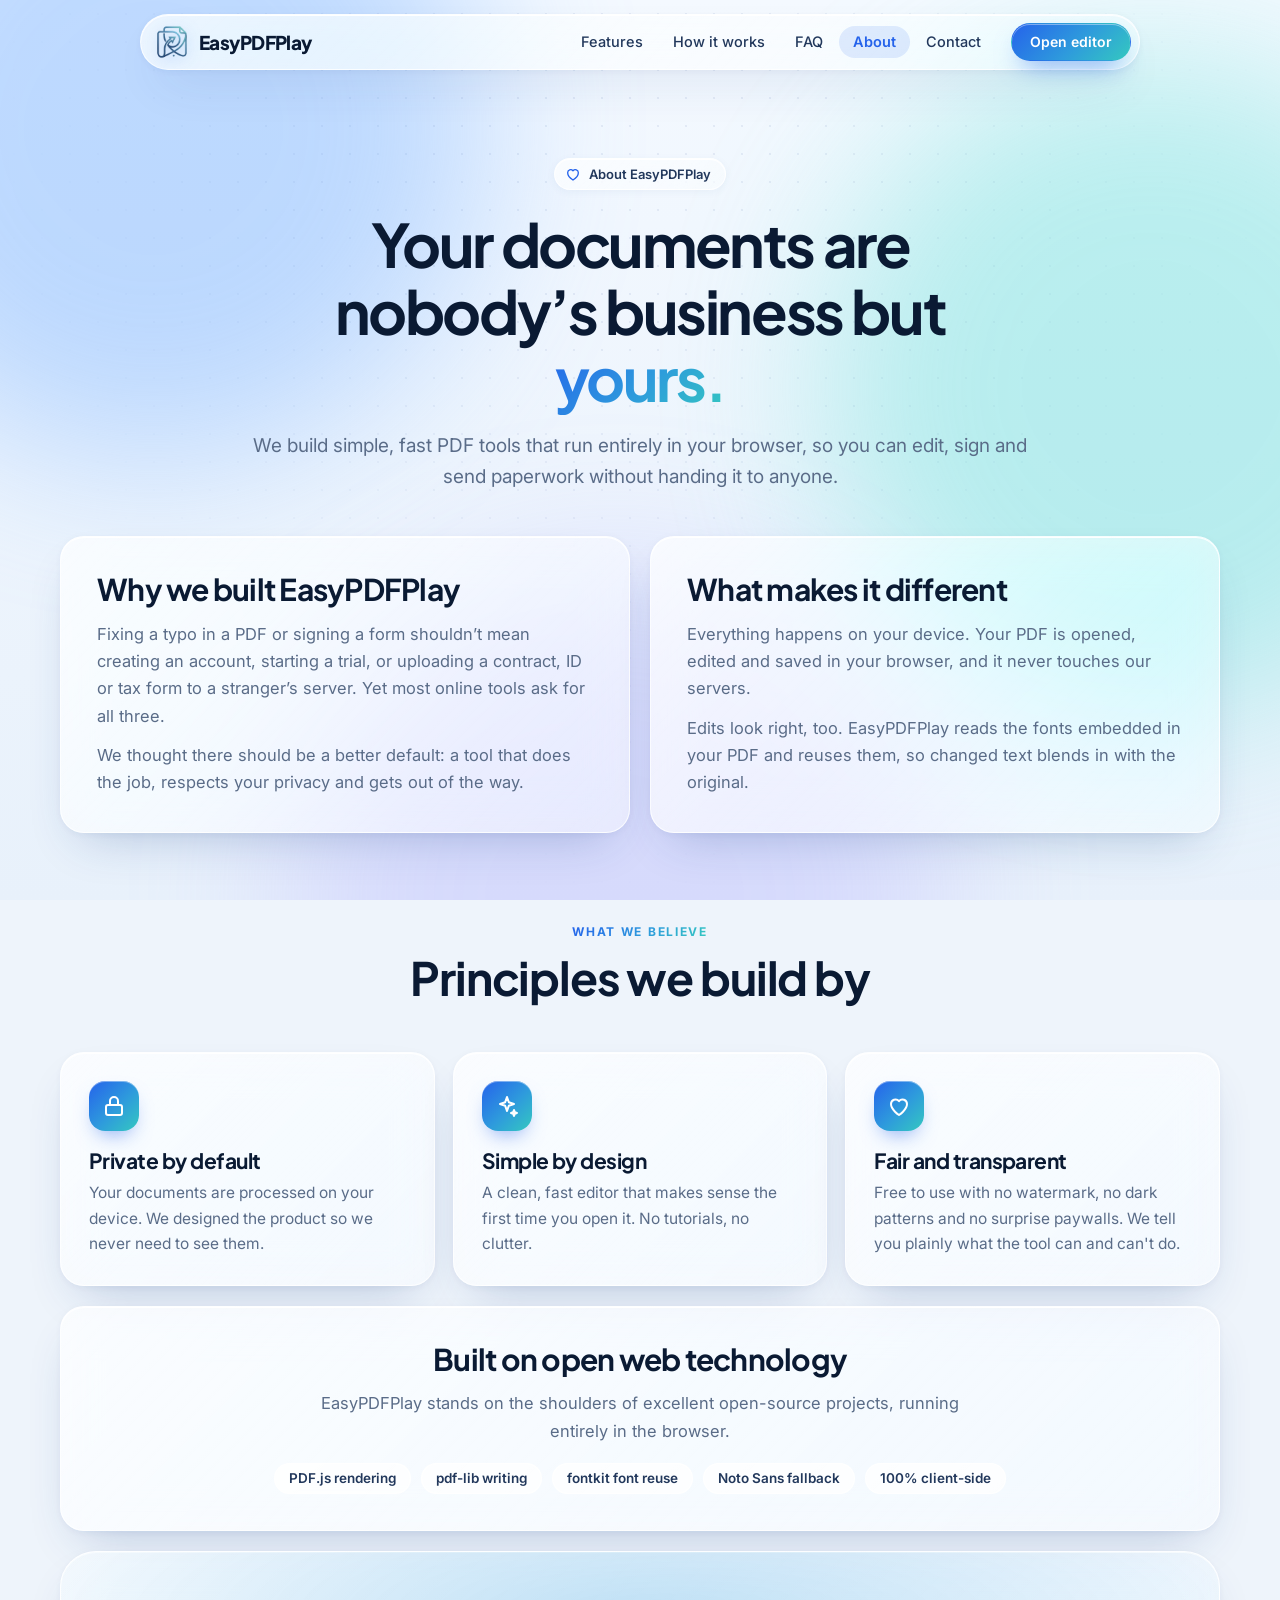
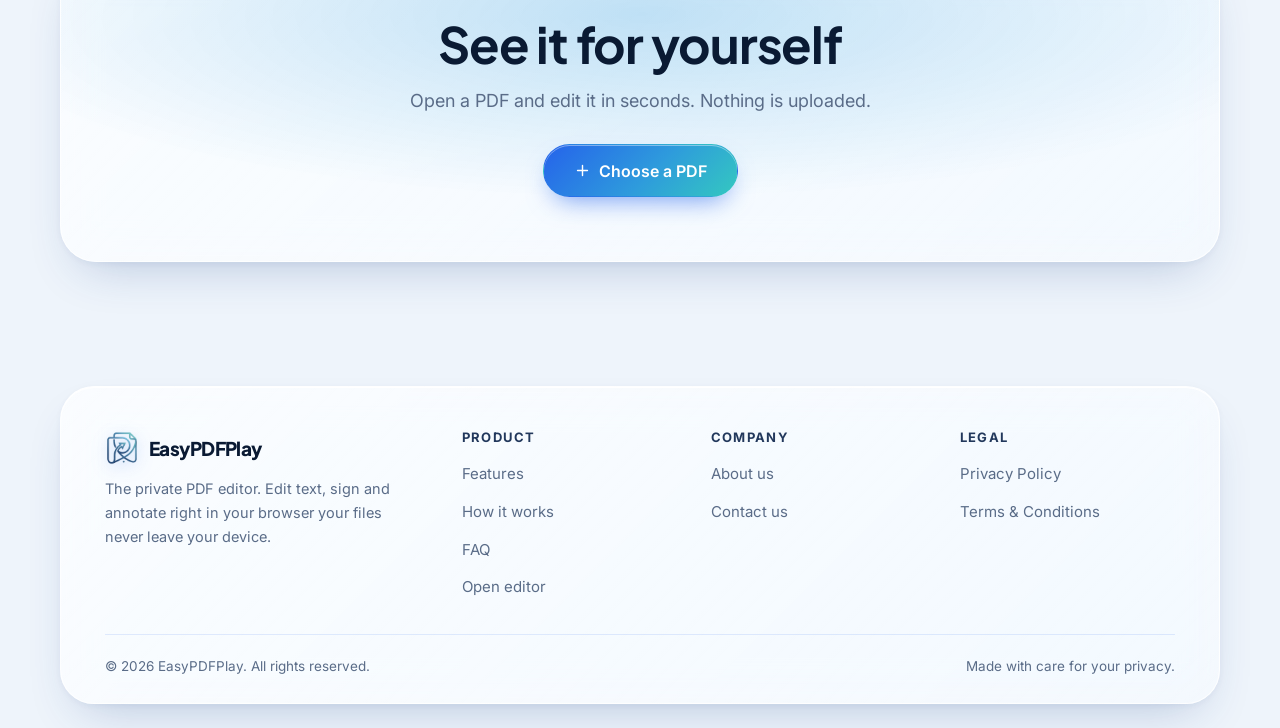
<file: about.html>
<!DOCTYPE html>
<html lang="en"><head><meta charset="utf-8">
<meta name="viewport" content="width=device-width, initial-scale=1, viewport-fit=cover">
<title>About EasyPDFPlay | Private, In-Browser PDF Tools</title>
<meta name="description" content="Learn about EasyPDFPlay, the free PDF editor built to run entirely in your browser, so you can edit and sign documents without handing them to anyone.">
<meta name="keywords" content="free PDF editor, free online PDF editor, free PDF editor no sign up, free PDF editor no watermark, free PDF editor without registration, PDF editor no login, PDF editor without account, edit PDF online free, edit PDF online no sign up, edit PDF without watermark, edit PDF text online, edit text in PDF, change text in PDF, modify PDF online, PDF text editor, online PDF editor, browser PDF editor, offline PDF editor in browser, private PDF editor, secure PDF editor, edit PDF without uploading, PDF editor no upload, PDF editor no file size limit, PDF editor unlimited pages, sign PDF online free, sign PDF without printing, electronic signature PDF, e-sign PDF, draw signature on PDF, type signature PDF, upload signature to PDF, fill PDF form online, fill and sign PDF, add text to PDF, highlight PDF online, annotate PDF online, draw on PDF, whiteout PDF, erase text in PDF, add image to PDF, insert picture in PDF, add link to PDF, add sticky note to PDF, add shapes to PDF, search text in PDF, print PDF online, PDF editor for Windows Mac Linux Android iPhone, PDF editor Chrome Safari Firefox Edge, Google Fonts in PDF, EasyPDFPlay, Easy PDF Play">
<meta name="robots" content="index, follow, max-image-preview:large, max-snippet:-1, max-video-preview:-1">
<meta name="author" content="EasyPDFPlay">
<meta name="application-name" content="EasyPDFPlay">
<meta name="apple-mobile-web-app-title" content="EasyPDFPlay">
<meta name="theme-color" content="#eef4fb">
<link rel="canonical" href="https://easypdfplay.com/about.html">
<link rel="alternate" hreflang="en" href="https://easypdfplay.com/about.html">
<link rel="alternate" hreflang="x-default" href="https://easypdfplay.com/about.html">
<!DOCTYPE html>
<html lang="en"><head><meta charset="utf-8">
<meta name="viewport" content="width=device-width, initial-scale=1, viewport-fit=cover">
<title>Terms &amp; Conditions | EasyPDFPlay</title>
<meta name="description" content="The terms that apply when you use EasyPDFPlay, the free in-browser PDF editor.">
<meta name="keywords" content="free PDF editor, free online PDF editor, free PDF editor no sign up, free PDF editor no watermark, free PDF editor without registration, PDF editor no login, PDF editor without account, edit PDF online free, edit PDF online no sign up, edit PDF without watermark, edit PDF text online, edit text in PDF, change text in PDF, modify PDF online, PDF text editor, online PDF editor, browser PDF editor, offline PDF editor in browser, private PDF editor, secure PDF editor, edit PDF without uploading, PDF editor no upload, PDF editor no file size limit, PDF editor unlimited pages, sign PDF online free, sign PDF without printing, electronic signature PDF, e-sign PDF, draw signature on PDF, type signature PDF, upload signature to PDF, fill PDF form online, fill and sign PDF, add text to PDF, highlight PDF online, annotate PDF online, draw on PDF, whiteout PDF, erase text in PDF, add image to PDF, insert picture in PDF, add link to PDF, add sticky note to PDF, add shapes to PDF, search text in PDF, print PDF online, PDF editor for Windows Mac Linux Android iPhone, PDF editor Chrome Safari Firefox Edge, Google Fonts in PDF, EasyPDFPlay, Easy PDF Play">
<meta name="robots" content="index, follow, max-image-preview:large, max-snippet:-1, max-video-preview:-1">
<meta name="author" content="EasyPDFPlay">
<meta name="application-name" content="EasyPDFPlay">
<meta name="apple-mobile-web-app-title" content="EasyPDFPlay">
<meta name="theme-color" content="#eef4fb">
<link rel="canonical" href="https://easypdfplay.com/terms.html">
<link rel="alternate" hreflang="en" href="https://easypdfplay.com/terms.html">
<link rel="alternate" hreflang="x-default" href="https://easypdfplay.com/terms.html">

<!-- Favicons -->
<link rel="icon" type="image/x-icon" href="/assets/favicon.ico">
<link rel="icon" type="image/png" sizes="16x16" href="/assets/favicon-16x16.png">
<link rel="icon" type="image/png" sizes="32x32" href="/assets/favicon-32x32.png">
<link rel="icon" type="image/png" sizes="192x192" href="/assets/android-chrome-192x192.png">
<link rel="icon" type="image/png" sizes="512x512" href="/assets/android-chrome-512x512.png">

<!-- Apple Touch Icon -->
<link rel="apple-touch-icon" sizes="180x180" href="/assets/apple-touch-icon.png">

<!-- Web App Manifest -->
<link rel="manifest" href="/assets/site.webmanifest">


<link rel="manifest" href="site.webmanifest">
<meta property="og:type" content="website">
<meta property="og:site_name" content="EasyPDFPlay">
<meta property="og:locale" content="en_US">
<meta property="og:url" content="https://easypdfplay.com/terms.html">
<meta property="og:title" content="Terms &amp; Conditions | EasyPDFPlay">
<meta property="og:description" content="The terms that apply when you use EasyPDFPlay, the free in-browser PDF editor.">
<meta property="og:image" content="https://easypdfplay.com/assets/og-image.png">
<meta property="og:image:type" content="image/png">
<meta property="og:image:width" content="1200">
<meta property="og:image:height" content="630">
<meta property="og:image:alt" content="EasyPDFPlay: free online PDF editor that runs in your browser">
<meta name="twitter:card" content="summary_large_image">
<meta name="twitter:title" content="Terms &amp; Conditions | EasyPDFPlay">
<meta name="twitter:description" content="The terms that apply when you use EasyPDFPlay, the free in-browser PDF editor.">
<meta name="twitter:image" content="https://easypdfplay.com/assets/og-image.png">
<meta name="twitter:image:alt" content="EasyPDFPlay: free online PDF editor that runs in your browser">
<link rel="preconnect" href="https://fonts.googleapis.com">
<link rel="preconnect" href="https://fonts.gstatic.com" crossorigin>
<link rel="preconnect" href="https://fonts.googleapis.com">
<link rel="preconnect" href="https://fonts.gstatic.com" crossorigin>
<link rel="stylesheet" href="https://fonts.googleapis.com/css2?family=Inter:wght@400;500;600;700&family=Plus+Jakarta+Sans:wght@600;700;800&display=swap">
<link rel="stylesheet" href="assets/site.css">
<script>document.documentElement.className+=" js"</script
<meta property="og:type" content="website">
<meta property="og:site_name" content="EasyPDFPlay">
<meta property="og:locale" content="en_US">
<meta property="og:url" content="https://easypdfplay.com/about.html">
<meta property="og:title" content="About EasyPDFPlay | Private, In-Browser PDF Tools">
<meta property="og:description" content="Learn about EasyPDFPlay, the free PDF editor built to run entirely in your browser, so you can edit and sign documents without handing them to anyone.">
<meta property="og:image" content="https://easypdfplay.com/assets/og-image.png">
<meta property="og:image:type" content="image/png">
<meta property="og:image:width" content="1200">
<meta property="og:image:height" content="630">
<meta property="og:image:alt" content="EasyPDFPlay: free online PDF editor that runs in your browser">
<meta name="twitter:card" content="summary_large_image">
<meta name="twitter:title" content="About EasyPDFPlay | Private, In-Browser PDF Tools">
<meta name="twitter:description" content="Learn about EasyPDFPlay, the free PDF editor built to run entirely in your browser, so you can edit and sign documents without handing them to anyone.">
<meta name="twitter:image" content="https://easypdfplay.com/assets/og-image.png">
<meta name="twitter:image:alt" content="EasyPDFPlay: free online PDF editor that runs in your browser">
<link rel="preconnect" href="https://fonts.googleapis.com">
<link rel="preconnect" href="https://fonts.gstatic.com" crossorigin>
<link rel="preconnect" href="https://fonts.googleapis.com">
<link rel="preconnect" href="https://fonts.gstatic.com" crossorigin>
<link rel="stylesheet" href="https://fonts.googleapis.com/css2?family=Inter:wght@400;500;600;700&family=Plus+Jakarta+Sans:wght@600;700;800&display=swap">
<link rel="stylesheet" href="assets/site.css">
<!-- Google tag (gtag.js) -->
<script async src="https://www.googletagmanager.com/gtag/js?id=G-X8NHDYHSZ0"></script>
<script>
  window.dataLayer = window.dataLayer || [];
  function gtag(){dataLayer.push(arguments);}
  gtag('js', new Date());

  gtag('config', 'G-X8NHDYHSZ0');
</script>
<script>document.documentElement.className+=" js"</script>
<script type="application/ld+json">{"@context":"https://schema.org","@graph":[{"@type":"Organization","@id":"https://easypdfplay.com/#organization","name":"EasyPDFPlay","url":"https://easypdfplay.com/","logo":{"@type":"ImageObject","url":"https://easypdfplay.com/assets/logo.png","width":512,"height":512}},{"@type":"WebSite","@id":"https://easypdfplay.com/#website","url":"https://easypdfplay.com/","name":"EasyPDFPlay","description":"Free online PDF editor with no sign-up and no watermark.","inLanguage":"en","publisher":{"@id":"https://easypdfplay.com/#organization"}},{"@type":"AboutPage","@id":"https://easypdfplay.com/about.html#webpage","url":"https://easypdfplay.com/about.html","name":"About EasyPDFPlay | Private, In-Browser PDF Tools","description":"Learn about EasyPDFPlay, the free PDF editor built to run entirely in your browser, so you can edit and sign documents without handing them to anyone.","isPartOf":{"@id":"https://easypdfplay.com/#website"},"about":{"@id":"https://easypdfplay.com/#organization"},"inLanguage":"en"},{"@type":"BreadcrumbList","itemListElement":[{"@type":"ListItem","position":1,"name":"Home","item":"https://easypdfplay.com/"},{"@type":"ListItem","position":2,"name":"About","item":"https://easypdfplay.com/about.html"}]}]}</script>
</head><body>
<div class="orbs" aria-hidden="true"><i></i><i></i><i></i></div>
<header class="nav-wrap">
 <nav class="nav glass" aria-label="Primary">
  <a class="brand" href="index.html" aria-label="EasyPDFPlay home"><img src="assets/icon-192.png" alt="" width="34" height="34">EasyPDFPlay</a>
  <ul class="nav-links"><li><a href="index.html#features">Features</a></li><li><a href="index.html#how">How it works</a></li><li><a href="index.html#faq">FAQ</a></li><li><a href="about.html" aria-current="page">About</a></li><li><a href="contact.html">Contact</a></li></ul>
  <a class="cta cta-primary cta-sm nav-cta" href="index.html#upload" data-open-editor>Open editor</a>
  <button class="burger" aria-label="Menu" aria-expanded="false" aria-controls="mnav"><span></span><span></span></button>
 </nav>
 <div class="mnav glass" id="mnav"><a href="index.html#features">Features</a><a href="index.html#how">How it works</a><a href="index.html#faq">FAQ</a><a href="about.html" aria-current="page">About</a><a href="contact.html">Contact</a><a class="cta cta-primary" href="index.html#upload" data-open-editor>Open editor</a></div>
</header>
<main class="page-main"><div class="wrap">
<div class="phero rv"><div class="eyebrow glass"><svg viewBox="0 0 24 24" fill="none" stroke="currentColor" stroke-width="2" stroke-linecap="round" stroke-linejoin="round" aria-hidden="true"><path d="M12 21s-8-5.2-8-11a4.5 4.5 0 018-2.8A4.5 4.5 0 0120 10c0 5.8-8 11-8 11z"/></svg><span>About EasyPDFPlay</span></div>
 <h1>Your documents are nobody&rsquo;s business but <span class="gt">yours.</span></h1>
 <p>We build simple, fast PDF tools that run entirely in your browser, so you can edit, sign and send paperwork without handing it to anyone.</p></div>
<div class="split">
 <div class="panel glass rv"><h2>Why we built EasyPDFPlay</h2>
  <p>Fixing a typo in a PDF or signing a form shouldn&rsquo;t mean creating an account, starting a trial, or uploading a contract, ID or tax form to a stranger&rsquo;s server. Yet most online tools ask for all three.</p>
  <p>We thought there should be a better default: a tool that does the job, respects your privacy and gets out of the way.</p></div>
 <div class="panel glass rv"><h2>What makes it different</h2>
  <p>Everything happens on your device. Your PDF is opened, edited and saved in your browser, and it never touches our servers.</p>
  <p>Edits look right, too. EasyPDFPlay reads the fonts embedded in your PDF and reuses them, so changed text blends in with the original.</p></div>
</div>
<div class="sec-head rv" style="margin-top:84px"><span class="kicker">What we believe</span><h2>Principles we build by</h2></div>
<div class="vals"><div class="gcard glass rv"><div class="ico"><svg viewBox="0 0 24 24" fill="none" stroke="currentColor" stroke-width="2" stroke-linecap="round" stroke-linejoin="round" aria-hidden="true"><rect x="4" y="11" width="16" height="10" rx="2"/><path d="M8 11V7a4 4 0 018 0v4"/></svg></div><h3>Private by default</h3><p>Your documents are processed on your device. We designed the product so we never need to see them.</p></div><div class="gcard glass rv"><div class="ico"><svg viewBox="0 0 24 24" fill="none" stroke="currentColor" stroke-width="2" stroke-linecap="round" stroke-linejoin="round" aria-hidden="true"><path d="M12 3l1.8 5.2L19 10l-5.2 1.8L12 17l-1.8-5.2L5 10l5.2-1.8zM19 16l.8 2.2L22 19l-2.2.8L19 22l-.8-2.2L16 19l2.2-.8z"/></svg></div><h3>Simple by design</h3><p>A clean, fast editor that makes sense the first time you open it. No tutorials, no clutter.</p></div><div class="gcard glass rv"><div class="ico"><svg viewBox="0 0 24 24" fill="none" stroke="currentColor" stroke-width="2" stroke-linecap="round" stroke-linejoin="round" aria-hidden="true"><path d="M12 21s-8-5.2-8-11a4.5 4.5 0 018-2.8A4.5 4.5 0 0120 10c0 5.8-8 11-8 11z"/></svg></div><h3>Fair and transparent</h3><p>Free to use with no watermark, no dark patterns and no surprise paywalls. We tell you plainly what the tool can and can't do.</p></div></div>
<div class="panel glass rv" style="margin-top:20px;text-align:center"><h2>Built on open web technology</h2>
 <p style="max-width:640px;margin:0 auto">EasyPDFPlay stands on the shoulders of excellent open-source projects, running entirely in the browser.</p>
 <div class="stack-row" style="justify-content:center"><span class="tag">PDF.js rendering</span><span class="tag">pdf-lib writing</span><span class="tag">fontkit font reuse</span><span class="tag">Noto Sans fallback</span><span class="tag">100% client-side</span></div></div>
</div>
<section class="sec" style="padding-top:20px"><div class="wrap"><div class="final glass rv">
 <h2>See it for yourself</h2><p>Open a PDF and edit it in seconds. Nothing is uploaded.</p>
 <a class="cta cta-primary cta-lg" href="index.html#upload" data-open-editor><svg viewBox="0 0 24 24" fill="none" stroke="currentColor" stroke-width="2" stroke-linecap="round" stroke-linejoin="round" aria-hidden="true"><path d="M12 5v14M5 12h14"/></svg>Choose a PDF</a>
</div></div></section>

</main>
<footer class="foot glass">
 <div class="foot-grid">
  <div><a class="brand" href="index.html"><img src="assets/icon-192.png" alt="" width="34" height="34">EasyPDFPlay</a>
   <p class="t">The private PDF editor. Edit text, sign and annotate right in your browser your files never leave your device.</p></div>
  <div><h4>Product</h4><ul><li><a href="index.html#features">Features</a></li><li><a href="index.html#how">How it works</a></li><li><a href="index.html#faq">FAQ</a></li><li><a href="index.html#upload">Open editor</a></li></ul></div>
  <div><h4>Company</h4><ul><li><a href="about.html">About us</a></li><li><a href="contact.html">Contact us</a></li></ul></div>
  <div><h4>Legal</h4><ul><li><a href="privacy.html">Privacy Policy</a></li><li><a href="terms.html">Terms &amp; Conditions</a></li></ul></div>
 </div>
 <div class="foot-bot"><span>&copy; <span data-year>2026</span> EasyPDFPlay. All rights reserved.</span><span>Made with care for your privacy.</span></div>
</footer>
<script src="assets/site.js"></script>
</body></html>
</file>
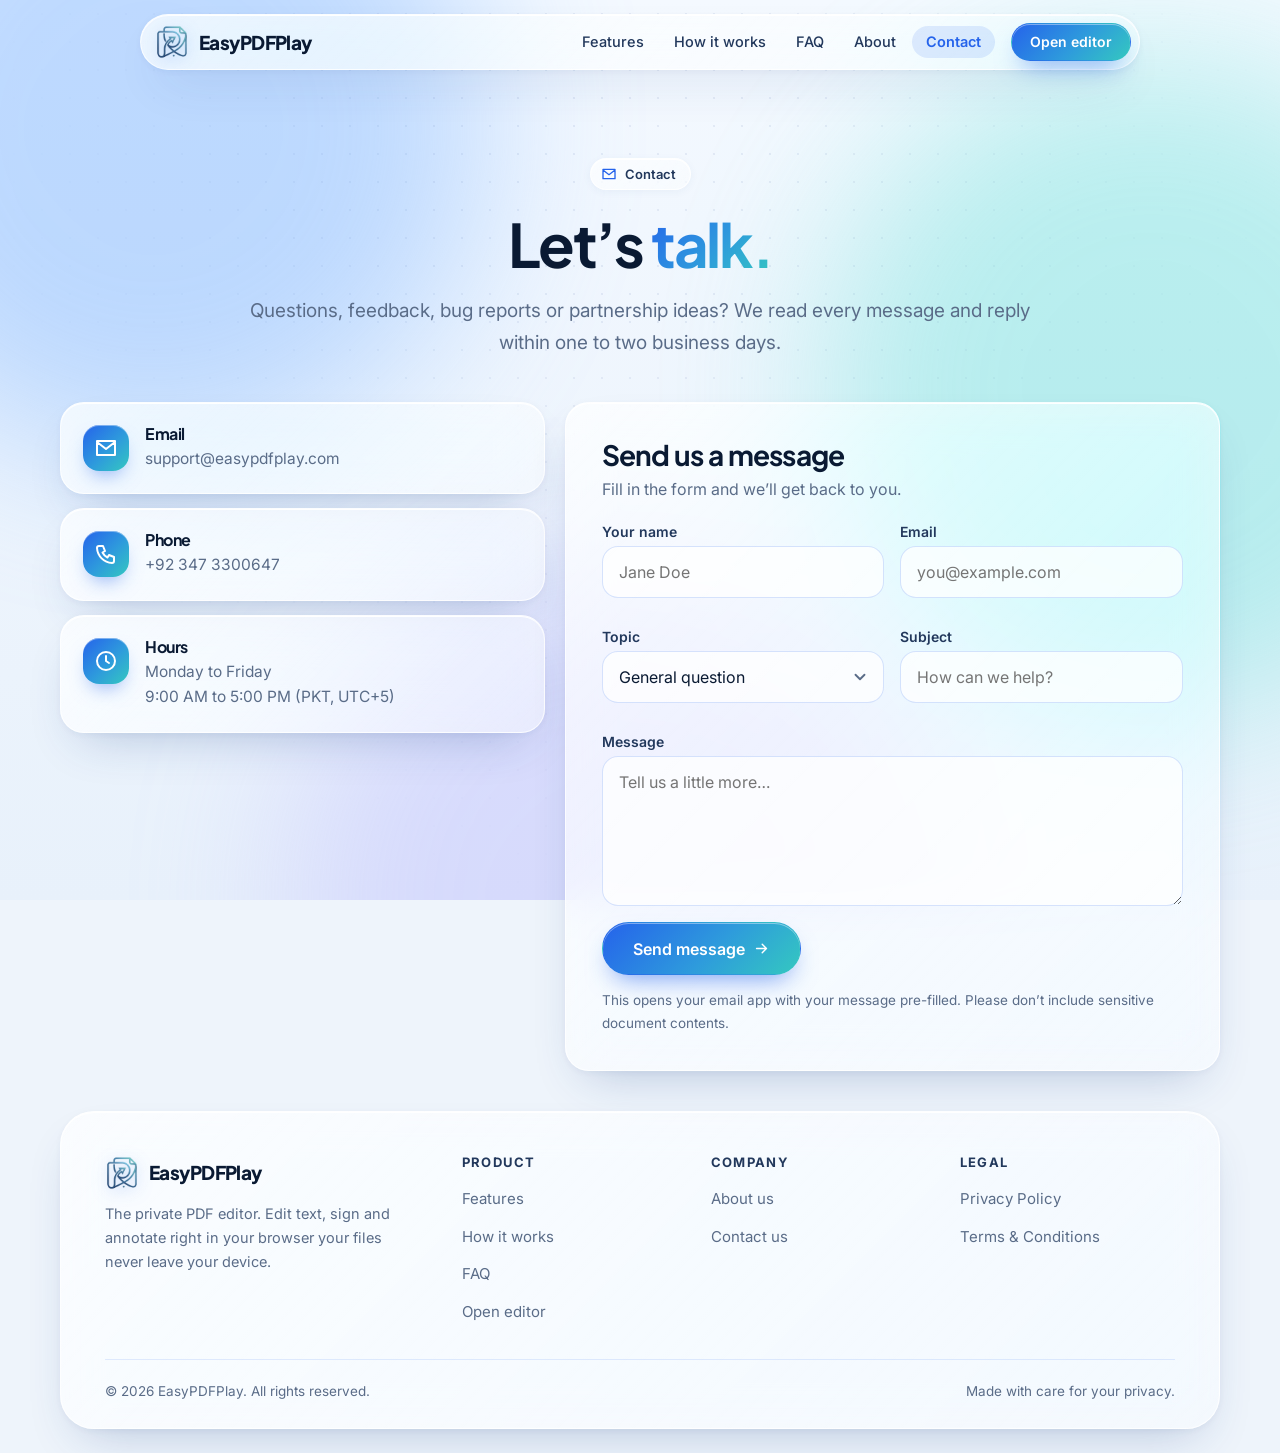
<file: contact.html>
<!DOCTYPE html>
<html lang="en"><head><meta charset="utf-8">
<meta name="viewport" content="width=device-width, initial-scale=1, viewport-fit=cover">
<title>Contact EasyPDFPlay | Support, Feedback &amp; Partnerships</title>
<meta name="description" content="Get in touch with the EasyPDFPlay team. Questions, feedback, support or partnerships: we read every message.">
<meta name="keywords" content="free PDF editor, free online PDF editor, free PDF editor no sign up, free PDF editor no watermark, free PDF editor without registration, PDF editor no login, PDF editor without account, edit PDF online free, edit PDF online no sign up, edit PDF without watermark, edit PDF text online, edit text in PDF, change text in PDF, modify PDF online, PDF text editor, online PDF editor, browser PDF editor, offline PDF editor in browser, private PDF editor, secure PDF editor, edit PDF without uploading, PDF editor no upload, PDF editor no file size limit, PDF editor unlimited pages, sign PDF online free, sign PDF without printing, electronic signature PDF, e-sign PDF, draw signature on PDF, type signature PDF, upload signature to PDF, fill PDF form online, fill and sign PDF, add text to PDF, highlight PDF online, annotate PDF online, draw on PDF, whiteout PDF, erase text in PDF, add image to PDF, insert picture in PDF, add link to PDF, add sticky note to PDF, add shapes to PDF, search text in PDF, print PDF online, PDF editor for Windows Mac Linux Android iPhone, PDF editor Chrome Safari Firefox Edge, Google Fonts in PDF, EasyPDFPlay, Easy PDF Play">
<meta name="robots" content="index, follow, max-image-preview:large, max-snippet:-1, max-video-preview:-1">
<meta name="author" content="EasyPDFPlay">
<meta name="application-name" content="EasyPDFPlay">
<meta name="apple-mobile-web-app-title" content="EasyPDFPlay">
<meta name="theme-color" content="#eef4fb">
<link rel="canonical" href="https://easypdfplay.com/contact.html">
<link rel="alternate" hreflang="en" href="https://easypdfplay.com/contact.html">
<link rel="alternate" hreflang="x-default" href="https://easypdfplay.com/contact.html">
<!DOCTYPE html>
<html lang="en"><head><meta charset="utf-8">
<meta name="viewport" content="width=device-width, initial-scale=1, viewport-fit=cover">
<title>Terms &amp; Conditions | EasyPDFPlay</title>
<meta name="description" content="The terms that apply when you use EasyPDFPlay, the free in-browser PDF editor.">
<meta name="keywords" content="free PDF editor, free online PDF editor, free PDF editor no sign up, free PDF editor no watermark, free PDF editor without registration, PDF editor no login, PDF editor without account, edit PDF online free, edit PDF online no sign up, edit PDF without watermark, edit PDF text online, edit text in PDF, change text in PDF, modify PDF online, PDF text editor, online PDF editor, browser PDF editor, offline PDF editor in browser, private PDF editor, secure PDF editor, edit PDF without uploading, PDF editor no upload, PDF editor no file size limit, PDF editor unlimited pages, sign PDF online free, sign PDF without printing, electronic signature PDF, e-sign PDF, draw signature on PDF, type signature PDF, upload signature to PDF, fill PDF form online, fill and sign PDF, add text to PDF, highlight PDF online, annotate PDF online, draw on PDF, whiteout PDF, erase text in PDF, add image to PDF, insert picture in PDF, add link to PDF, add sticky note to PDF, add shapes to PDF, search text in PDF, print PDF online, PDF editor for Windows Mac Linux Android iPhone, PDF editor Chrome Safari Firefox Edge, Google Fonts in PDF, EasyPDFPlay, Easy PDF Play">
<meta name="robots" content="index, follow, max-image-preview:large, max-snippet:-1, max-video-preview:-1">
<meta name="author" content="EasyPDFPlay">
<meta name="application-name" content="EasyPDFPlay">
<meta name="apple-mobile-web-app-title" content="EasyPDFPlay">
<meta name="theme-color" content="#eef4fb">
<link rel="canonical" href="https://easypdfplay.com/terms.html">
<link rel="alternate" hreflang="en" href="https://easypdfplay.com/terms.html">
<link rel="alternate" hreflang="x-default" href="https://easypdfplay.com/terms.html">

<!-- Favicons -->
<link rel="icon" type="image/x-icon" href="/assets/favicon.ico">
<link rel="icon" type="image/png" sizes="16x16" href="/assets/favicon-16x16.png">
<link rel="icon" type="image/png" sizes="32x32" href="/assets/favicon-32x32.png">
<link rel="icon" type="image/png" sizes="192x192" href="/assets/android-chrome-192x192.png">
<link rel="icon" type="image/png" sizes="512x512" href="/assets/android-chrome-512x512.png">

<!-- Apple Touch Icon -->
<link rel="apple-touch-icon" sizes="180x180" href="/assets/apple-touch-icon.png">

<!-- Web App Manifest -->
<link rel="manifest" href="/assets/site.webmanifest">


<link rel="manifest" href="site.webmanifest">
<meta property="og:type" content="website">
<meta property="og:site_name" content="EasyPDFPlay">
<meta property="og:locale" content="en_US">
<meta property="og:url" content="https://easypdfplay.com/terms.html">
<meta property="og:title" content="Terms &amp; Conditions | EasyPDFPlay">
<meta property="og:description" content="The terms that apply when you use EasyPDFPlay, the free in-browser PDF editor.">
<meta property="og:image" content="https://easypdfplay.com/assets/og-image.png">
<meta property="og:image:type" content="image/png">
<meta property="og:image:width" content="1200">
<meta property="og:image:height" content="630">
<meta property="og:image:alt" content="EasyPDFPlay: free online PDF editor that runs in your browser">
<meta name="twitter:card" content="summary_large_image">
<meta name="twitter:title" content="Terms &amp; Conditions | EasyPDFPlay">
<meta name="twitter:description" content="The terms that apply when you use EasyPDFPlay, the free in-browser PDF editor.">
<meta name="twitter:image" content="https://easypdfplay.com/assets/og-image.png">
<meta name="twitter:image:alt" content="EasyPDFPlay: free online PDF editor that runs in your browser">
<link rel="preconnect" href="https://fonts.googleapis.com">
<link rel="preconnect" href="https://fonts.gstatic.com" crossorigin>
<link rel="preconnect" href="https://fonts.googleapis.com">
<link rel="preconnect" href="https://fonts.gstatic.com" crossorigin>
<link rel="stylesheet" href="https://fonts.googleapis.com/css2?family=Inter:wght@400;500;600;700&family=Plus+Jakarta+Sans:wght@600;700;800&display=swap">
<link rel="stylesheet" href="assets/site.css">
<script>document.documentElement.className+=" js"</script
<meta property="og:type" content="website">
<meta property="og:site_name" content="EasyPDFPlay">
<meta property="og:locale" content="en_US">
<meta property="og:url" content="https://easypdfplay.com/contact.html">
<meta property="og:title" content="Contact EasyPDFPlay | Support, Feedback &amp; Partnerships">
<meta property="og:description" content="Get in touch with the EasyPDFPlay team. Questions, feedback, support or partnerships: we read every message.">
<meta property="og:image" content="https://easypdfplay.com/assets/og-image.png">
<meta property="og:image:type" content="image/png">
<meta property="og:image:width" content="1200">
<meta property="og:image:height" content="630">
<meta property="og:image:alt" content="EasyPDFPlay: free online PDF editor that runs in your browser">
<meta name="twitter:card" content="summary_large_image">
<meta name="twitter:title" content="Contact EasyPDFPlay | Support, Feedback &amp; Partnerships">
<meta name="twitter:description" content="Get in touch with the EasyPDFPlay team. Questions, feedback, support or partnerships: we read every message.">
<meta name="twitter:image" content="https://easypdfplay.com/assets/og-image.png">
<meta name="twitter:image:alt" content="EasyPDFPlay: free online PDF editor that runs in your browser">
<link rel="preconnect" href="https://fonts.googleapis.com">
<link rel="preconnect" href="https://fonts.gstatic.com" crossorigin>
<link rel="preconnect" href="https://fonts.googleapis.com">
<link rel="preconnect" href="https://fonts.gstatic.com" crossorigin>
<link rel="stylesheet" href="https://fonts.googleapis.com/css2?family=Inter:wght@400;500;600;700&family=Plus+Jakarta+Sans:wght@600;700;800&display=swap">
<link rel="stylesheet" href="assets/site.css">
<!-- Google tag (gtag.js) -->
<script async src="https://www.googletagmanager.com/gtag/js?id=G-X8NHDYHSZ0"></script>
<script>
  window.dataLayer = window.dataLayer || [];
  function gtag(){dataLayer.push(arguments);}
  gtag('js', new Date());

  gtag('config', 'G-X8NHDYHSZ0');
</script>
<script>document.documentElement.className+=" js"</script>
<script type="application/ld+json">{"@context":"https://schema.org","@graph":[{"@type":"Organization","@id":"https://easypdfplay.com/#organization","name":"EasyPDFPlay","url":"https://easypdfplay.com/","logo":{"@type":"ImageObject","url":"https://easypdfplay.com/assets/logo.png","width":512,"height":512}},{"@type":"WebSite","@id":"https://easypdfplay.com/#website","url":"https://easypdfplay.com/","name":"EasyPDFPlay","description":"Free online PDF editor with no sign-up and no watermark.","inLanguage":"en","publisher":{"@id":"https://easypdfplay.com/#organization"}},{"@type":"ContactPage","@id":"https://easypdfplay.com/contact.html#webpage","url":"https://easypdfplay.com/contact.html","name":"Contact EasyPDFPlay | Support, Feedback & Partnerships","description":"Get in touch with the EasyPDFPlay team. Questions, feedback, support or partnerships: we read every message.","isPartOf":{"@id":"https://easypdfplay.com/#website"},"about":{"@id":"https://easypdfplay.com/#organization"},"inLanguage":"en"},{"@type":"BreadcrumbList","itemListElement":[{"@type":"ListItem","position":1,"name":"Home","item":"https://easypdfplay.com/"},{"@type":"ListItem","position":2,"name":"Contact","item":"https://easypdfplay.com/contact.html"}]}]}</script>
</head><body>
<div class="orbs" aria-hidden="true"><i></i><i></i><i></i></div>
<header class="nav-wrap">
 <nav class="nav glass" aria-label="Primary">
  <a class="brand" href="index.html" aria-label="EasyPDFPlay home"><img src="assets/icon-192.png" alt="" width="34" height="34">EasyPDFPlay</a>
  <ul class="nav-links"><li><a href="index.html#features">Features</a></li><li><a href="index.html#how">How it works</a></li><li><a href="index.html#faq">FAQ</a></li><li><a href="about.html">About</a></li><li><a href="contact.html" aria-current="page">Contact</a></li></ul>
  <a class="cta cta-primary cta-sm nav-cta" href="index.html#upload" data-open-editor>Open editor</a>
  <button class="burger" aria-label="Menu" aria-expanded="false" aria-controls="mnav"><span></span><span></span></button>
 </nav>
 <div class="mnav glass" id="mnav"><a href="index.html#features">Features</a><a href="index.html#how">How it works</a><a href="index.html#faq">FAQ</a><a href="about.html">About</a><a href="contact.html" aria-current="page">Contact</a><a class="cta cta-primary" href="index.html#upload" data-open-editor>Open editor</a></div>
</header>
<main class="page-main"><div class="wrap">
<div class="phero rv"><div class="eyebrow glass"><svg viewBox="0 0 24 24" fill="none" stroke="currentColor" stroke-width="2" stroke-linecap="round" stroke-linejoin="round" aria-hidden="true"><path d="M3 5h18v14H3zM3 6l9 7 9-7"/></svg><span>Contact</span></div>
 <h1>Let&rsquo;s <span class="gt">talk.</span></h1>
 <p>Questions, feedback, bug reports or partnership ideas? We read every message and reply within one to two business days.</p></div>
<div class="contact-grid">
 <div class="info"><div class="gcard glass rv"><div class="ico"><svg viewBox="0 0 24 24" fill="none" stroke="currentColor" stroke-width="2" stroke-linecap="round" stroke-linejoin="round" aria-hidden="true"><path d="M3 5h18v14H3zM3 6l9 7 9-7"/></svg></div><div><h3>Email</h3><p><a href="mailto:support@easypdfplay.com">support@easypdfplay.com</a></p></div></div><div class="gcard glass rv"><div class="ico"><svg viewBox="0 0 24 24" fill="none" stroke="currentColor" stroke-width="2" stroke-linecap="round" stroke-linejoin="round" aria-hidden="true"><path d="M5 4h4l2 5-2.5 1.5a11 11 0 005 5L15 13l5 2v4a2 2 0 01-2 2A16 16 0 013 6a2 2 0 012-2z"/></svg></div><div><h3>Phone</h3><p><a href="tel:+923473300647">+92 347 3300647</a></p></div></div><div class="gcard glass rv"><div class="ico"><svg viewBox="0 0 24 24" fill="none" stroke="currentColor" stroke-width="2" stroke-linecap="round" stroke-linejoin="round" aria-hidden="true"><circle cx="12" cy="12" r="9"/><path d="M12 7v5l3 2"/></svg></div><div><h3>Hours</h3><p>Monday to Friday<br>9:00 AM to 5:00 PM (PKT, UTC+5)</p></div></div></div>
 <form class="form glass rv" id="contactForm" data-to="support@easypdfplay.com">
  <h2>Send us a message</h2><p class="sub">Fill in the form and we&rsquo;ll get back to you.</p>
  <div class="fgrid">
   <div class="field"><label for="cn">Your name</label><input id="cn" name="name" type="text" required autocomplete="name" placeholder="Jane Doe"></div>
   <div class="field"><label for="ce">Email</label><input id="ce" name="email" type="email" required autocomplete="email" placeholder="you@example.com"></div>
   <div class="field"><label for="ct">Topic</label><select id="ct" name="topic"><option>General question</option><option>Support</option><option>Feedback</option><option>Partnership</option><option>Privacy request</option><option>Press</option></select></div>
   <div class="field"><label for="cs">Subject</label><input id="cs" name="subject" type="text" placeholder="How can we help?"></div>
   <div class="field full"><label for="cm">Message</label><textarea id="cm" name="message" required placeholder="Tell us a little more&hellip;"></textarea></div>
  </div>
  <button class="cta cta-primary cta-lg" type="submit">Send message<svg viewBox="0 0 24 24" fill="none" stroke="currentColor" stroke-width="2" stroke-linecap="round" stroke-linejoin="round" aria-hidden="true"><path d="M5 12h14M13 6l6 6-6 6"/></svg></button>
  <p class="form-note">This opens your email app with your message pre-filled. Please don&rsquo;t include sensitive document contents.</p>
  <div class="form-ok" id="formOk" role="status">Thanks! Your email app should now be open just press send.</div>
 </form>
</div></div>
</main>
<footer class="foot glass">
 <div class="foot-grid">
  <div><a class="brand" href="index.html"><img src="assets/icon-192.png" alt="" width="34" height="34">EasyPDFPlay</a>
   <p class="t">The private PDF editor. Edit text, sign and annotate right in your browser your files never leave your device.</p></div>
  <div><h4>Product</h4><ul><li><a href="index.html#features">Features</a></li><li><a href="index.html#how">How it works</a></li><li><a href="index.html#faq">FAQ</a></li><li><a href="index.html#upload">Open editor</a></li></ul></div>
  <div><h4>Company</h4><ul><li><a href="about.html">About us</a></li><li><a href="contact.html">Contact us</a></li></ul></div>
  <div><h4>Legal</h4><ul><li><a href="privacy.html">Privacy Policy</a></li><li><a href="terms.html">Terms &amp; Conditions</a></li></ul></div>
 </div>
 <div class="foot-bot"><span>&copy; <span data-year>2026</span> EasyPDFPlay. All rights reserved.</span><span>Made with care for your privacy.</span></div>
</footer>
<script src="assets/site.js"></script>
</body></html>
</file>
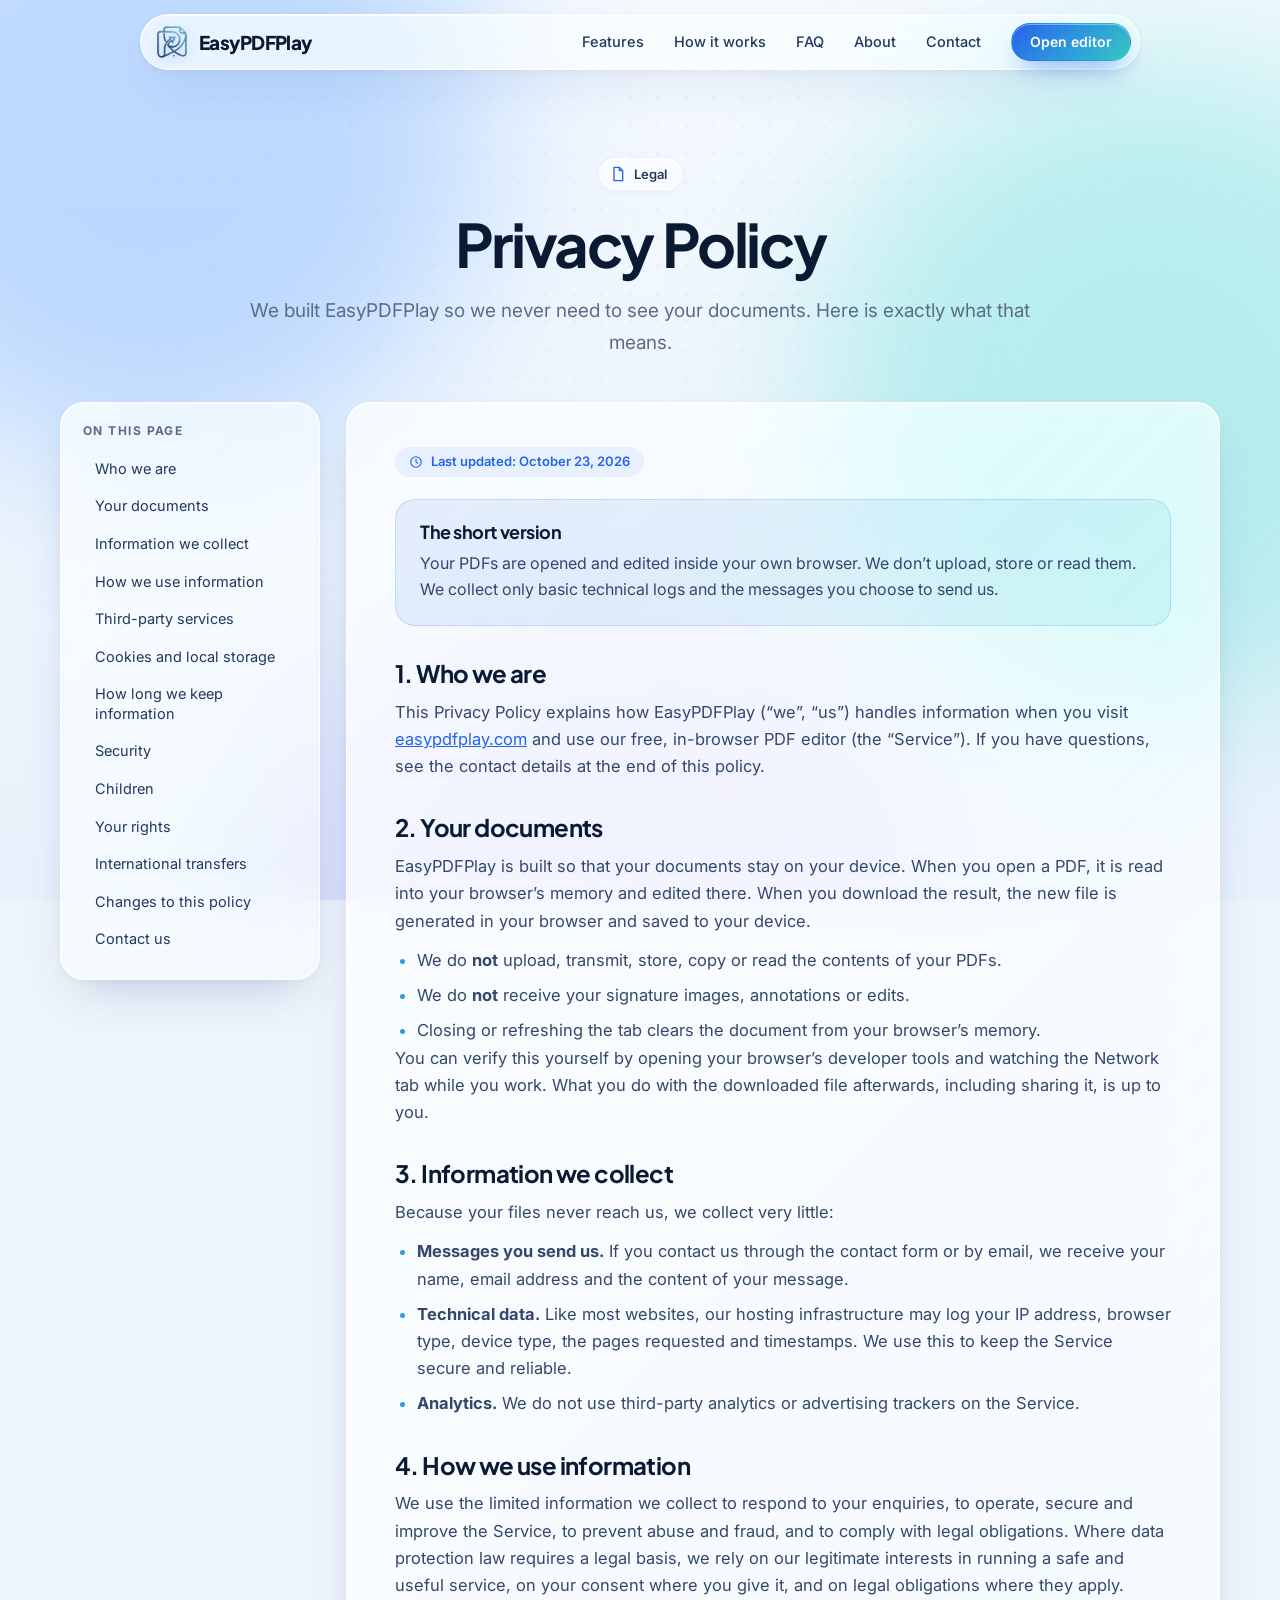
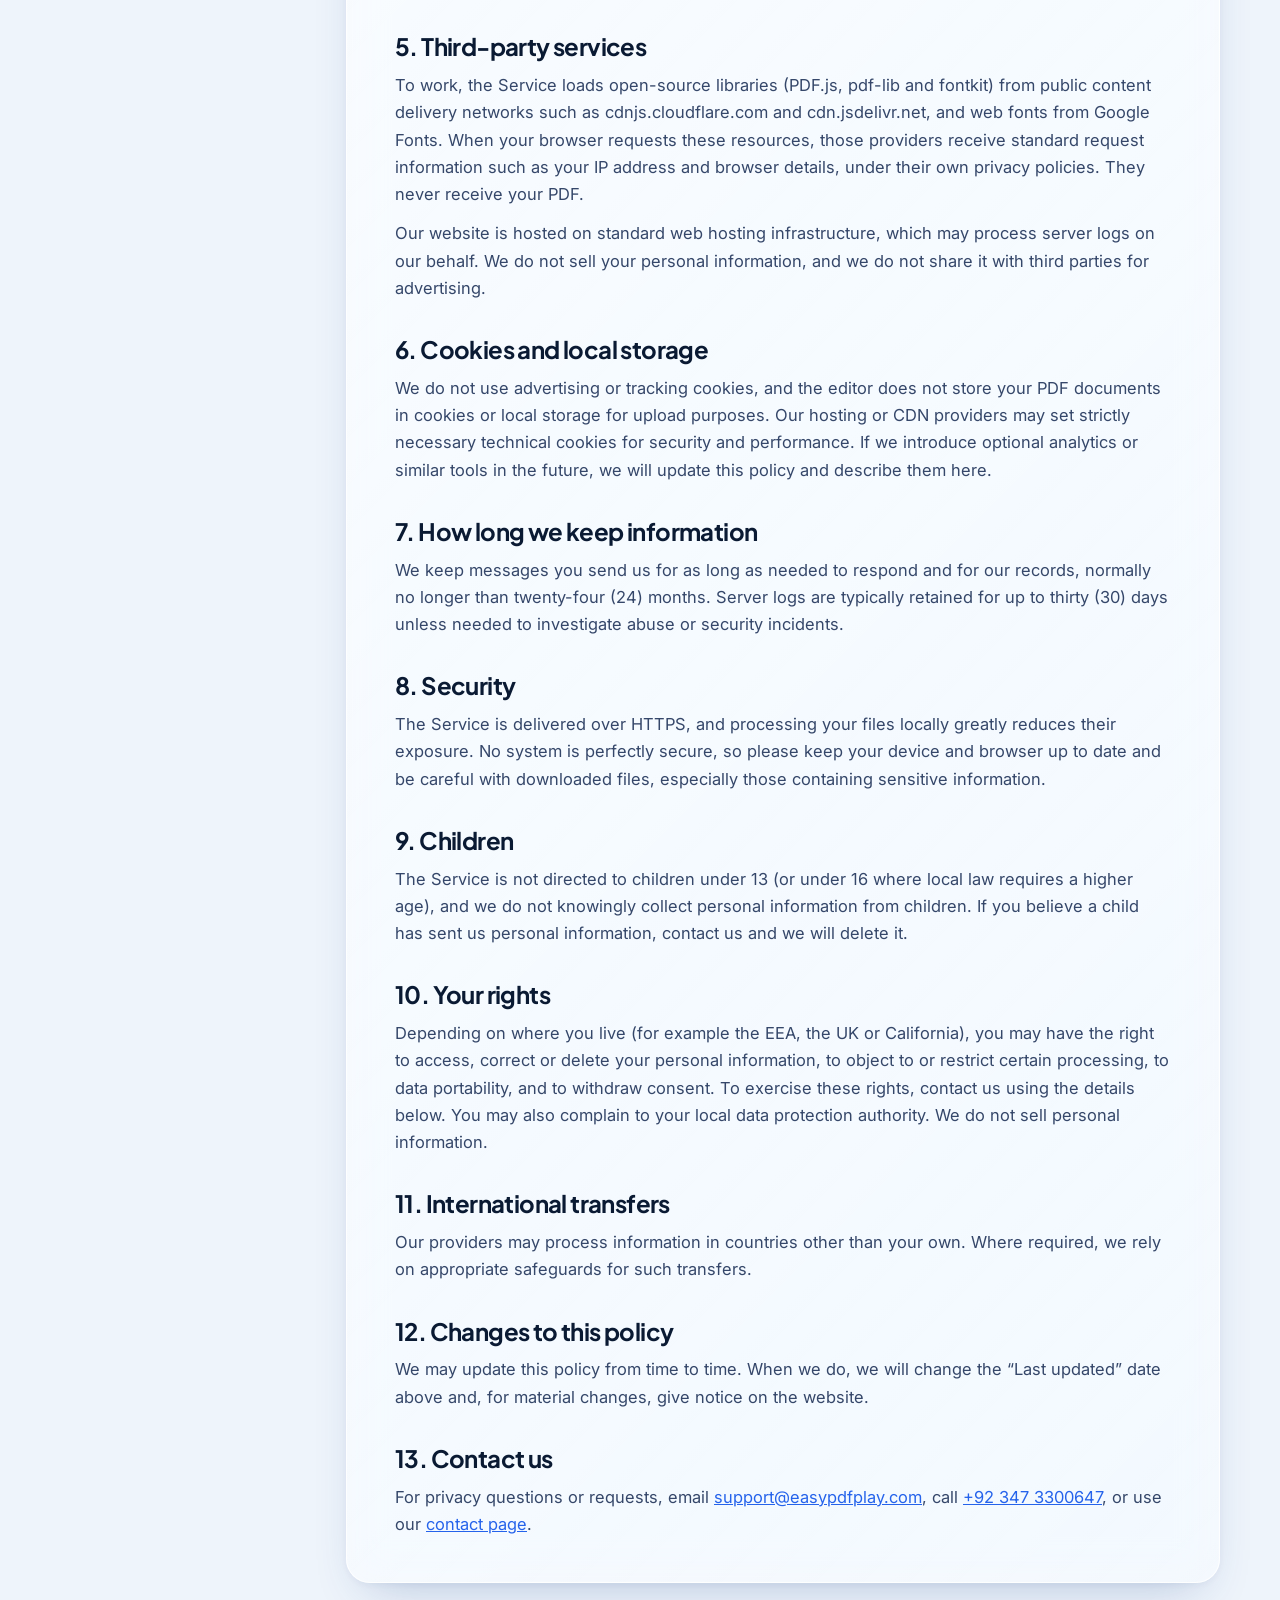
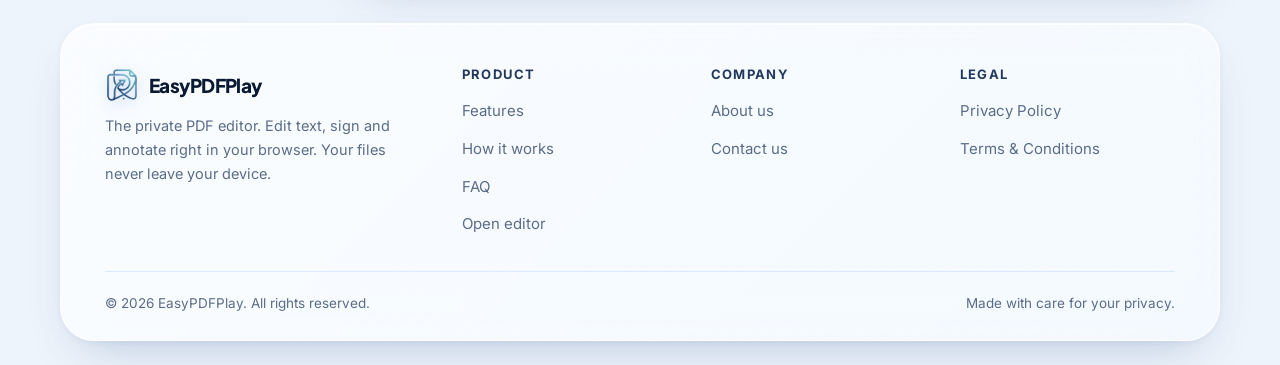
<file: privacy.html>
<!DOCTYPE html>
<html lang="en"><head><meta charset="utf-8">
<meta name="viewport" content="width=device-width, initial-scale=1, viewport-fit=cover">
<title>Privacy Policy | EasyPDFPlay</title>
<meta name="description" content="How EasyPDFPlay handles your information. Your PDFs are processed in your browser and never uploaded.">
<meta name="keywords" content="free PDF editor, free online PDF editor, free PDF editor no sign up, free PDF editor no watermark, free PDF editor without registration, PDF editor no login, PDF editor without account, edit PDF online free, edit PDF online no sign up, edit PDF without watermark, edit PDF text online, edit text in PDF, change text in PDF, modify PDF online, PDF text editor, online PDF editor, browser PDF editor, offline PDF editor in browser, private PDF editor, secure PDF editor, edit PDF without uploading, PDF editor no upload, PDF editor no file size limit, PDF editor unlimited pages, sign PDF online free, sign PDF without printing, electronic signature PDF, e-sign PDF, draw signature on PDF, type signature PDF, upload signature to PDF, fill PDF form online, fill and sign PDF, add text to PDF, highlight PDF online, annotate PDF online, draw on PDF, whiteout PDF, erase text in PDF, add image to PDF, insert picture in PDF, add link to PDF, add sticky note to PDF, add shapes to PDF, search text in PDF, print PDF online, PDF editor for Windows Mac Linux Android iPhone, PDF editor Chrome Safari Firefox Edge, Google Fonts in PDF, EasyPDFPlay, Easy PDF Play">
<meta name="robots" content="index, follow, max-image-preview:large, max-snippet:-1, max-video-preview:-1">
<meta name="author" content="EasyPDFPlay">
<meta name="application-name" content="EasyPDFPlay">
<meta name="apple-mobile-web-app-title" content="EasyPDFPlay">
<meta name="theme-color" content="#eef4fb">
<link rel="canonical" href="https://easypdfplay.com/privacy.html">
<link rel="alternate" hreflang="en" href="https://easypdfplay.com/privacy.html">
<link rel="alternate" hreflang="x-default" href="https://easypdfplay.com/privacy.html">
<!DOCTYPE html>
<html lang="en"><head><meta charset="utf-8">
<meta name="viewport" content="width=device-width, initial-scale=1, viewport-fit=cover">
<title>Terms &amp; Conditions | EasyPDFPlay</title>
<meta name="description" content="The terms that apply when you use EasyPDFPlay, the free in-browser PDF editor.">
<meta name="keywords" content="free PDF editor, free online PDF editor, free PDF editor no sign up, free PDF editor no watermark, free PDF editor without registration, PDF editor no login, PDF editor without account, edit PDF online free, edit PDF online no sign up, edit PDF without watermark, edit PDF text online, edit text in PDF, change text in PDF, modify PDF online, PDF text editor, online PDF editor, browser PDF editor, offline PDF editor in browser, private PDF editor, secure PDF editor, edit PDF without uploading, PDF editor no upload, PDF editor no file size limit, PDF editor unlimited pages, sign PDF online free, sign PDF without printing, electronic signature PDF, e-sign PDF, draw signature on PDF, type signature PDF, upload signature to PDF, fill PDF form online, fill and sign PDF, add text to PDF, highlight PDF online, annotate PDF online, draw on PDF, whiteout PDF, erase text in PDF, add image to PDF, insert picture in PDF, add link to PDF, add sticky note to PDF, add shapes to PDF, search text in PDF, print PDF online, PDF editor for Windows Mac Linux Android iPhone, PDF editor Chrome Safari Firefox Edge, Google Fonts in PDF, EasyPDFPlay, Easy PDF Play">
<meta name="robots" content="index, follow, max-image-preview:large, max-snippet:-1, max-video-preview:-1">
<meta name="author" content="EasyPDFPlay">
<meta name="application-name" content="EasyPDFPlay">
<meta name="apple-mobile-web-app-title" content="EasyPDFPlay">
<meta name="theme-color" content="#eef4fb">
<link rel="canonical" href="https://easypdfplay.com/terms.html">
<link rel="alternate" hreflang="en" href="https://easypdfplay.com/terms.html">
<link rel="alternate" hreflang="x-default" href="https://easypdfplay.com/terms.html">

<!-- Favicons -->
<link rel="icon" type="image/x-icon" href="/assets/favicon.ico">
<link rel="icon" type="image/png" sizes="16x16" href="/assets/favicon-16x16.png">
<link rel="icon" type="image/png" sizes="32x32" href="/assets/favicon-32x32.png">
<link rel="icon" type="image/png" sizes="192x192" href="/assets/android-chrome-192x192.png">
<link rel="icon" type="image/png" sizes="512x512" href="/assets/android-chrome-512x512.png">

<!-- Apple Touch Icon -->
<link rel="apple-touch-icon" sizes="180x180" href="/assets/apple-touch-icon.png">

<!-- Web App Manifest -->
<link rel="manifest" href="/assets/site.webmanifest">


<link rel="manifest" href="site.webmanifest">
<meta property="og:type" content="website">
<meta property="og:site_name" content="EasyPDFPlay">
<meta property="og:locale" content="en_US">
<meta property="og:url" content="https://easypdfplay.com/terms.html">
<meta property="og:title" content="Terms &amp; Conditions | EasyPDFPlay">
<meta property="og:description" content="The terms that apply when you use EasyPDFPlay, the free in-browser PDF editor.">
<meta property="og:image" content="https://easypdfplay.com/assets/og-image.png">
<meta property="og:image:type" content="image/png">
<meta property="og:image:width" content="1200">
<meta property="og:image:height" content="630">
<meta property="og:image:alt" content="EasyPDFPlay: free online PDF editor that runs in your browser">
<meta name="twitter:card" content="summary_large_image">
<meta name="twitter:title" content="Terms &amp; Conditions | EasyPDFPlay">
<meta name="twitter:description" content="The terms that apply when you use EasyPDFPlay, the free in-browser PDF editor.">
<meta name="twitter:image" content="https://easypdfplay.com/assets/og-image.png">
<meta name="twitter:image:alt" content="EasyPDFPlay: free online PDF editor that runs in your browser">
<link rel="preconnect" href="https://fonts.googleapis.com">
<link rel="preconnect" href="https://fonts.gstatic.com" crossorigin>
<link rel="preconnect" href="https://fonts.googleapis.com">
<link rel="preconnect" href="https://fonts.gstatic.com" crossorigin>
<link rel="stylesheet" href="https://fonts.googleapis.com/css2?family=Inter:wght@400;500;600;700&family=Plus+Jakarta+Sans:wght@600;700;800&display=swap">
<link rel="stylesheet" href="assets/site.css">
<script>document.documentElement.className+=" js"</script
<meta property="og:site_name" content="EasyPDFPlay">
<meta property="og:locale" content="en_US">
<meta property="og:url" content="https://easypdfplay.com/privacy.html">
<meta property="og:title" content="Privacy Policy | EasyPDFPlay">
<meta property="og:description" content="How EasyPDFPlay handles your information. Your PDFs are processed in your browser and never uploaded.">
<meta property="og:image" content="https://easypdfplay.com/assets/og-image.png">
<meta property="og:image:type" content="image/png">
<meta property="og:image:width" content="1200">
<meta property="og:image:height" content="630">
<meta property="og:image:alt" content="EasyPDFPlay: free online PDF editor that runs in your browser">
<meta name="twitter:card" content="summary_large_image">
<meta name="twitter:title" content="Privacy Policy | EasyPDFPlay">
<meta name="twitter:description" content="How EasyPDFPlay handles your information. Your PDFs are processed in your browser and never uploaded.">
<meta name="twitter:image" content="https://easypdfplay.com/assets/og-image.png">
<meta name="twitter:image:alt" content="EasyPDFPlay: free online PDF editor that runs in your browser">
<link rel="preconnect" href="https://fonts.googleapis.com">
<link rel="preconnect" href="https://fonts.gstatic.com" crossorigin>
<link rel="preconnect" href="https://fonts.googleapis.com">
<link rel="preconnect" href="https://fonts.gstatic.com" crossorigin>
<link rel="stylesheet" href="https://fonts.googleapis.com/css2?family=Inter:wght@400;500;600;700&family=Plus+Jakarta+Sans:wght@600;700;800&display=swap">
<link rel="stylesheet" href="assets/site.css">
<script>document.documentElement.className+=" js"</script>
<!-- Google tag (gtag.js) -->
<script async src="https://www.googletagmanager.com/gtag/js?id=G-X8NHDYHSZ0"></script>
<script>
  window.dataLayer = window.dataLayer || [];
  function gtag(){dataLayer.push(arguments);}
  gtag('js', new Date());

  gtag('config', 'G-X8NHDYHSZ0');
</script>
<script type="application/ld+json">{"@context":"https://schema.org","@graph":[{"@type":"Organization","@id":"https://easypdfplay.com/#organization","name":"EasyPDFPlay","url":"https://easypdfplay.com/","logo":{"@type":"ImageObject","url":"https://easypdfplay.com/assets/logo.png","width":512,"height":512}},{"@type":"WebSite","@id":"https://easypdfplay.com/#website","url":"https://easypdfplay.com/","name":"EasyPDFPlay","description":"Free online PDF editor with no sign-up and no watermark.","inLanguage":"en","publisher":{"@id":"https://easypdfplay.com/#organization"}},{"@type":"WebPage","@id":"https://easypdfplay.com/privacy.html#webpage","url":"https://easypdfplay.com/privacy.html","name":"Privacy Policy | EasyPDFPlay","description":"How EasyPDFPlay handles your information. Your PDFs are processed in your browser and never uploaded.","isPartOf":{"@id":"https://easypdfplay.com/#website"},"about":{"@id":"https://easypdfplay.com/#organization"},"inLanguage":"en"},{"@type":"BreadcrumbList","itemListElement":[{"@type":"ListItem","position":1,"name":"Home","item":"https://easypdfplay.com/"},{"@type":"ListItem","position":2,"name":"Privacy Policy","item":"https://easypdfplay.com/privacy.html"}]}]}</script>
</head><body>
<div class="orbs" aria-hidden="true"><i></i><i></i><i></i></div>
<header class="nav-wrap">
 <nav class="nav glass" aria-label="Primary">
  <a class="brand" href="index.html" aria-label="EasyPDFPlay home"><img src="assets/icon-192.png" alt="" width="34" height="34">EasyPDFPlay</a>
  <ul class="nav-links"><li><a href="index.html#features">Features</a></li><li><a href="index.html#how">How it works</a></li><li><a href="index.html#faq">FAQ</a></li><li><a href="about.html">About</a></li><li><a href="contact.html">Contact</a></li></ul>
  <a class="cta cta-primary cta-sm nav-cta" href="index.html#upload" data-open-editor>Open editor</a>
  <button class="burger" aria-label="Menu" aria-expanded="false" aria-controls="mnav"><span></span><span></span></button>
 </nav>
 <div class="mnav glass" id="mnav"><a href="index.html#features">Features</a><a href="index.html#how">How it works</a><a href="index.html#faq">FAQ</a><a href="about.html">About</a><a href="contact.html">Contact</a><a class="cta cta-primary" href="index.html#upload" data-open-editor>Open editor</a></div>
</header>
<main class="page-main"><div class="wrap">
<div class="phero rv"><div class="eyebrow glass"><svg viewBox="0 0 24 24" fill="none" stroke="currentColor" stroke-width="2" stroke-linecap="round" stroke-linejoin="round" aria-hidden="true"><path d="M6 2h8l5 5v15H6zM14 2v5h5"/></svg><span>Legal</span></div><h1>Privacy Policy</h1><p>We built EasyPDFPlay so we never need to see your documents. Here is exactly what that means.</p></div>
<div class="legal">
 <aside class="toc glass"><h4>On this page</h4><ol><li><a href="#who">Who we are</a></li><li><a href="#your-files">Your documents</a></li><li><a href="#collect">Information we collect</a></li><li><a href="#use">How we use information</a></li><li><a href="#third">Third-party services</a></li><li><a href="#cookies">Cookies and local storage</a></li><li><a href="#retention">How long we keep information</a></li><li><a href="#security">Security</a></li><li><a href="#children">Children</a></li><li><a href="#rights">Your rights</a></li><li><a href="#intl">International transfers</a></li><li><a href="#changes">Changes to this policy</a></li><li><a href="#contact">Contact us</a></li></ol></aside>
 <article class="doc glass"><span class="meta"><svg width="14" height="14" viewBox="0 0 24 24" fill="none" stroke="currentColor" stroke-width="2" stroke-linecap="round" stroke-linejoin="round" aria-hidden="true"><circle cx="12" cy="12" r="9"/><path d="M12 7v5l3 2"/></svg> Last updated: October 23, 2026</span>
 <div class="callout"><h3>The short version</h3><p>Your PDFs are opened and edited inside your own browser. We don&rsquo;t upload, store or read them. We collect only basic technical logs and the messages you choose to send us.</p></div><section id="who"><h2>1. Who we are</h2><p>This Privacy Policy explains how EasyPDFPlay (&ldquo;we&rdquo;, &ldquo;us&rdquo;) handles information when you visit <a href="https://easypdfplay.com/">easypdfplay.com</a> and use our free, in-browser PDF editor (the &ldquo;Service&rdquo;). If you have questions, see the contact details at the end of this policy.</p></section><section id="your-files"><h2>2. Your documents</h2><p>EasyPDFPlay is built so that your documents stay on your device. When you open a PDF, it is read into your browser&rsquo;s memory and edited there. When you download the result, the new file is generated in your browser and saved to your device.</p><ul><li>We do <strong>not</strong> upload, transmit, store, copy or read the contents of your PDFs.</li><li>We do <strong>not</strong> receive your signature images, annotations or edits.</li><li>Closing or refreshing the tab clears the document from your browser&rsquo;s memory.</li></ul><p>You can verify this yourself by opening your browser&rsquo;s developer tools and watching the Network tab while you work. What you do with the downloaded file afterwards, including sharing it, is up to you.</p></section><section id="collect"><h2>3. Information we collect</h2><p>Because your files never reach us, we collect very little:</p><ul><li><strong>Messages you send us.</strong> If you contact us through the contact form or by email, we receive your name, email address and the content of your message.</li><li><strong>Technical data.</strong> Like most websites, our hosting infrastructure may log your IP address, browser type, device type, the pages requested and timestamps. We use this to keep the Service secure and reliable.</li><li><strong>Analytics.</strong> We do not use third-party analytics or advertising trackers on the Service.</li></ul></section><section id="use"><h2>4. How we use information</h2><p>We use the limited information we collect to respond to your enquiries, to operate, secure and improve the Service, to prevent abuse and fraud, and to comply with legal obligations. Where data protection law requires a legal basis, we rely on our legitimate interests in running a safe and useful service, on your consent where you give it, and on legal obligations where they apply.</p></section><section id="third"><h2>5. Third-party services</h2><p>To work, the Service loads open-source libraries (PDF.js, pdf-lib and fontkit) from public content delivery networks such as cdnjs.cloudflare.com and cdn.jsdelivr.net, and web fonts from Google Fonts. When your browser requests these resources, those providers receive standard request information such as your IP address and browser details, under their own privacy policies. They never receive your PDF.</p><p>Our website is hosted on standard web hosting infrastructure, which may process server logs on our behalf. We do not sell your personal information, and we do not share it with third parties for advertising.</p></section><section id="cookies"><h2>6. Cookies and local storage</h2><p>We do not use advertising or tracking cookies, and the editor does not store your PDF documents in cookies or local storage for upload purposes. Our hosting or CDN providers may set strictly necessary technical cookies for security and performance. If we introduce optional analytics or similar tools in the future, we will update this policy and describe them here.</p></section><section id="retention"><h2>7. How long we keep information</h2><p>We keep messages you send us for as long as needed to respond and for our records, normally no longer than twenty-four (24) months. Server logs are typically retained for up to thirty (30) days unless needed to investigate abuse or security incidents.</p></section><section id="security"><h2>8. Security</h2><p>The Service is delivered over HTTPS, and processing your files locally greatly reduces their exposure. No system is perfectly secure, so please keep your device and browser up to date and be careful with downloaded files, especially those containing sensitive information.</p></section><section id="children"><h2>9. Children</h2><p>The Service is not directed to children under 13 (or under 16 where local law requires a higher age), and we do not knowingly collect personal information from children. If you believe a child has sent us personal information, contact us and we will delete it.</p></section><section id="rights"><h2>10. Your rights</h2><p>Depending on where you live (for example the EEA, the UK or California), you may have the right to access, correct or delete your personal information, to object to or restrict certain processing, to data portability, and to withdraw consent. To exercise these rights, contact us using the details below. You may also complain to your local data protection authority. We do not sell personal information.</p></section><section id="intl"><h2>11. International transfers</h2><p>Our providers may process information in countries other than your own. Where required, we rely on appropriate safeguards for such transfers.</p></section><section id="changes"><h2>12. Changes to this policy</h2><p>We may update this policy from time to time. When we do, we will change the &ldquo;Last updated&rdquo; date above and, for material changes, give notice on the website.</p></section><section id="contact"><h2>13. Contact us</h2><p>For privacy questions or requests, email <a href="mailto:support@easypdfplay.com">support@easypdfplay.com</a>, call <a href="tel:+923473300647">+92&nbsp;347&nbsp;3300647</a>, or use our <a href="contact.html">contact page</a>.</p></section></article>
</div></div></main>
<footer class="foot glass">
 <div class="foot-grid">
  <div><a class="brand" href="index.html"><img src="assets/icon-192.png" alt="" width="34" height="34">EasyPDFPlay</a>
   <p class="t">The private PDF editor. Edit text, sign and annotate right in your browser. Your files never leave your device.</p></div>
  <div><h4>Product</h4><ul><li><a href="index.html#features">Features</a></li><li><a href="index.html#how">How it works</a></li><li><a href="index.html#faq">FAQ</a></li><li><a href="index.html#upload">Open editor</a></li></ul></div>
  <div><h4>Company</h4><ul><li><a href="about.html">About us</a></li><li><a href="contact.html">Contact us</a></li></ul></div>
  <div><h4>Legal</h4><ul><li><a href="privacy.html">Privacy Policy</a></li><li><a href="terms.html">Terms &amp; Conditions</a></li></ul></div>
 </div>
 <div class="foot-bot"><span>&copy; <span data-year>2026</span> EasyPDFPlay. All rights reserved.</span><span>Made with care for your privacy.</span></div>
</footer>
<script src="assets/site.js"></script>
</body></html>
</file>
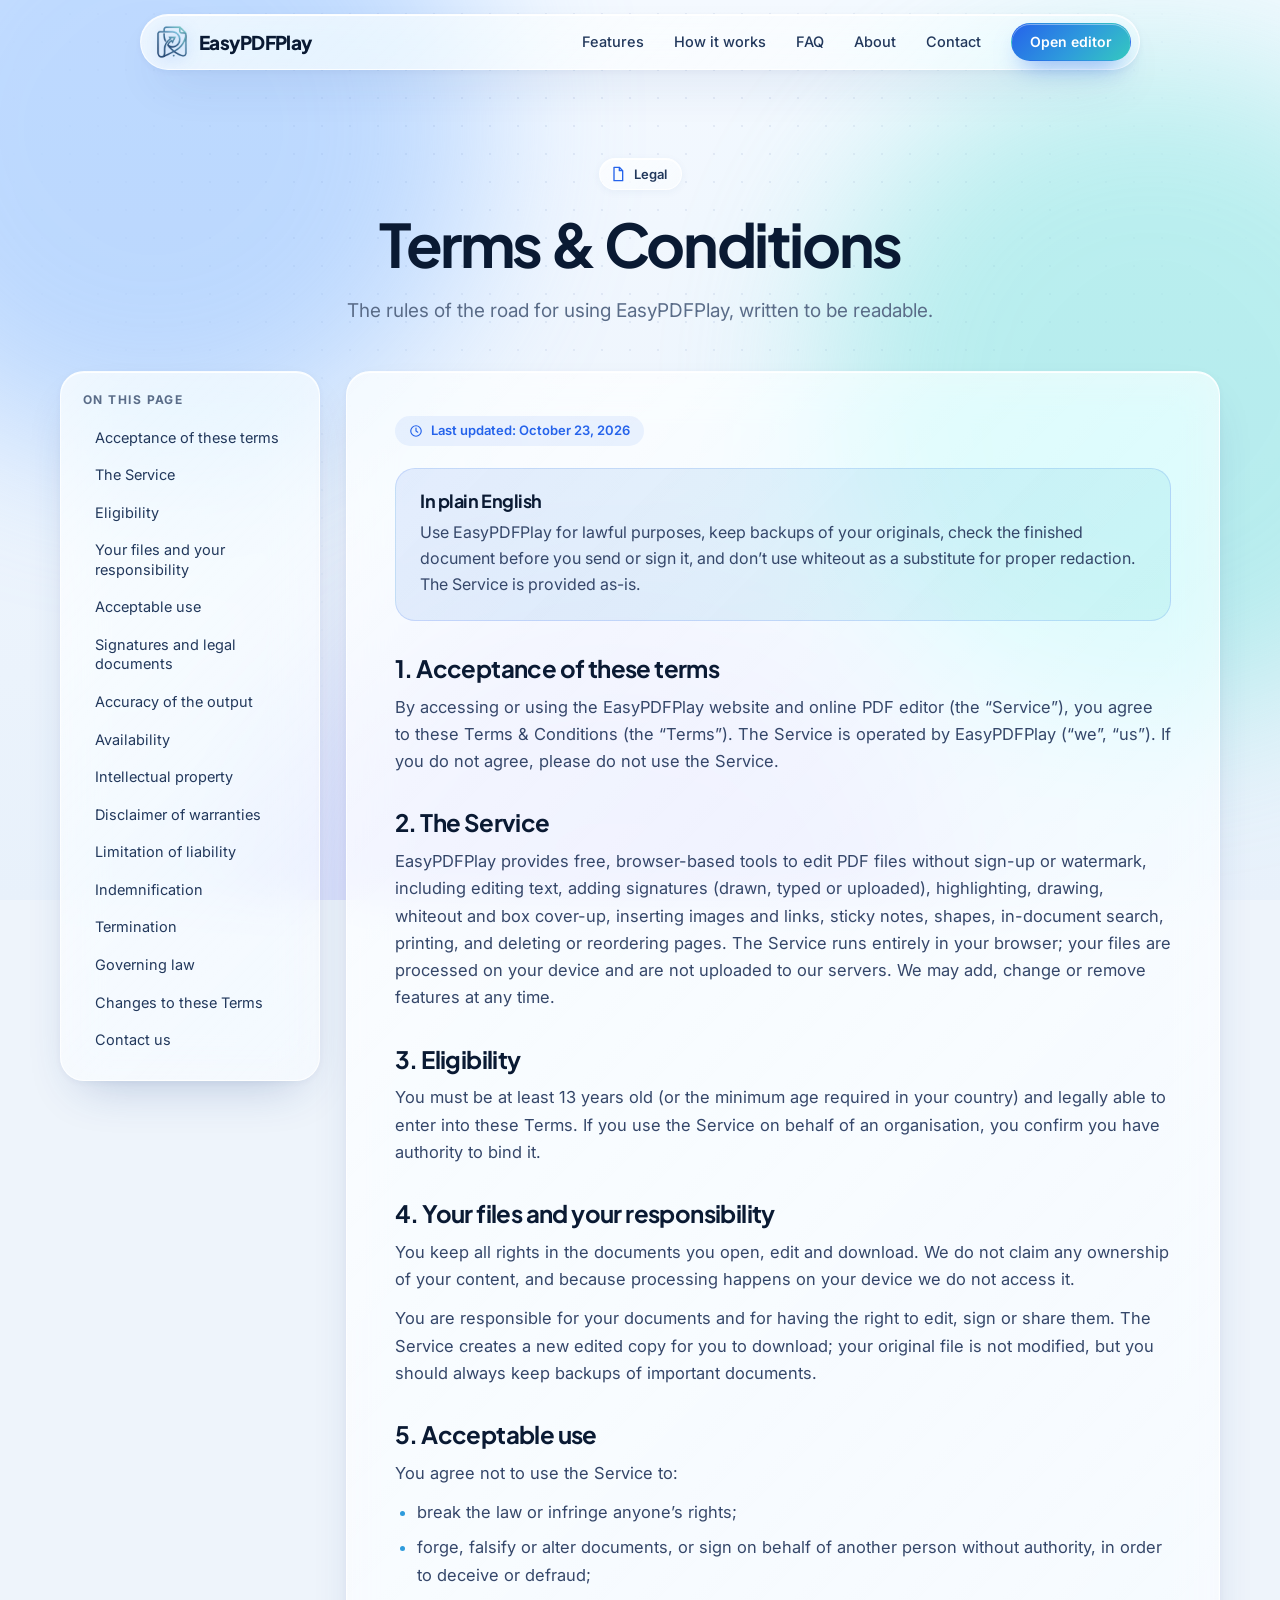
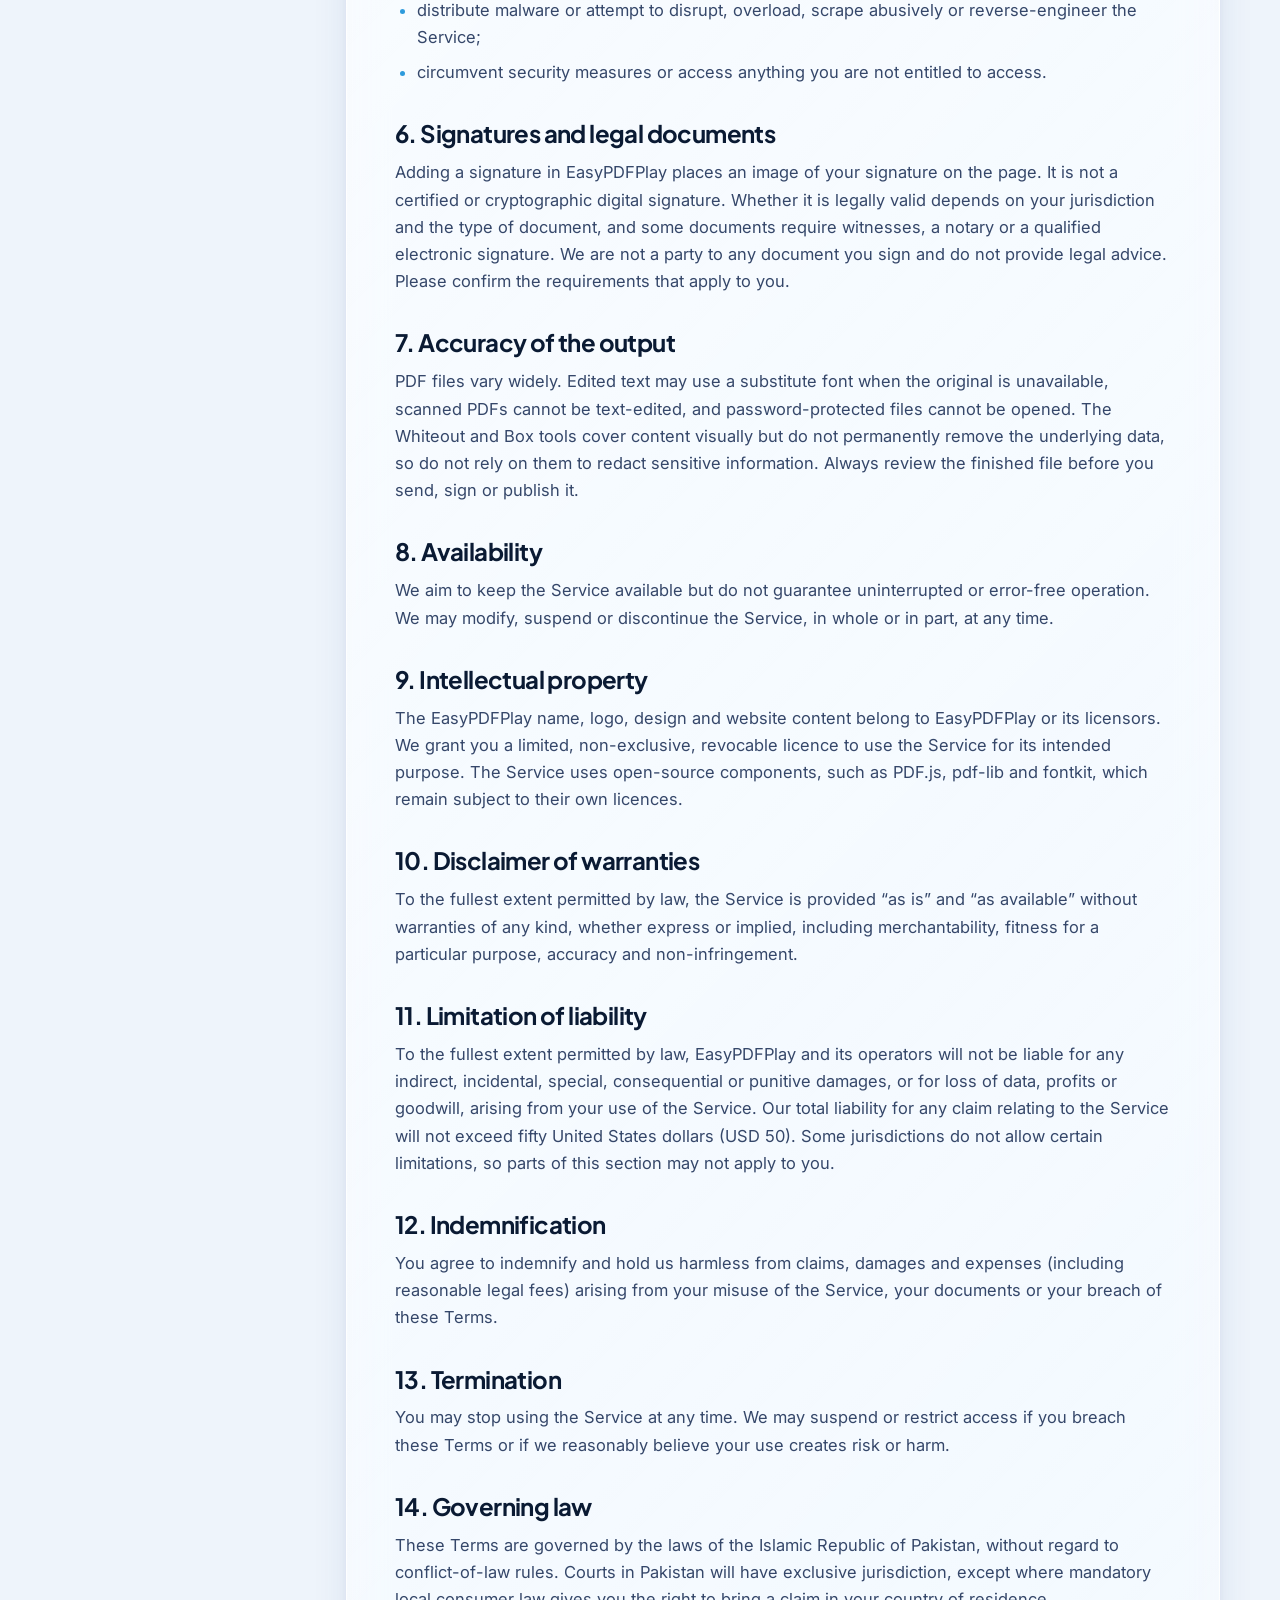
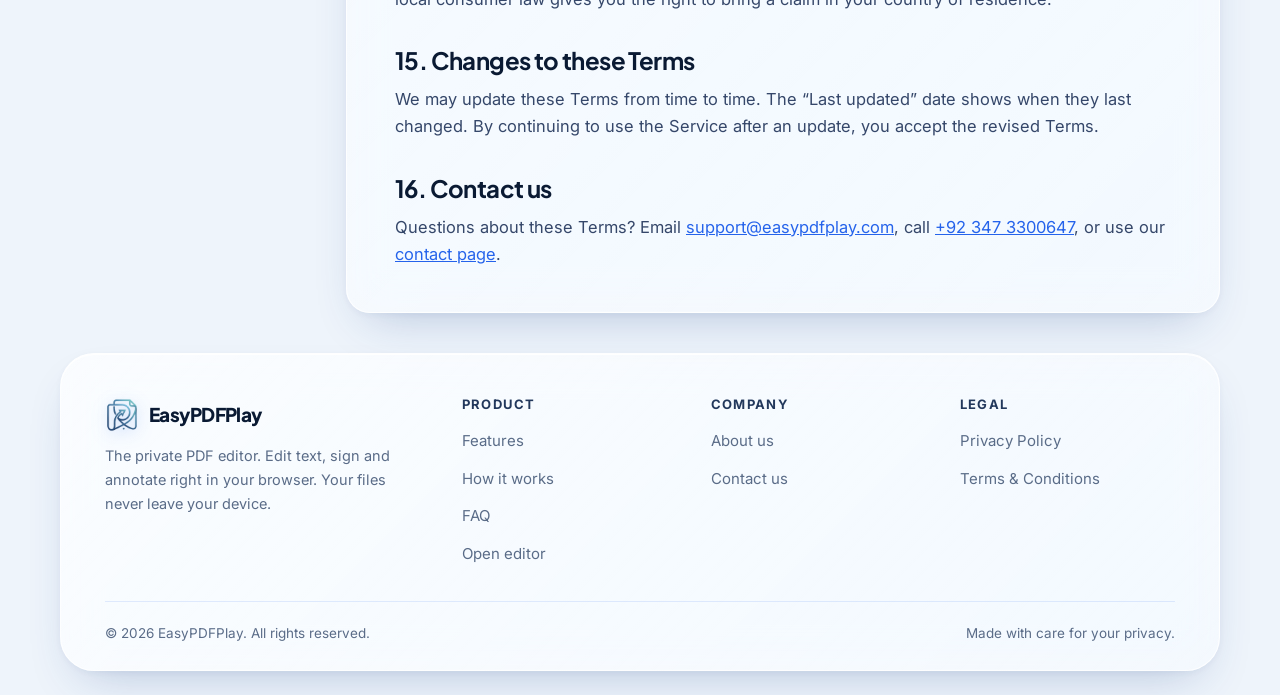
<file: terms.html>
<!DOCTYPE html>
<html lang="en"><head><meta charset="utf-8">
<meta name="viewport" content="width=device-width, initial-scale=1, viewport-fit=cover">
<title>Terms &amp; Conditions | EasyPDFPlay</title>
<meta name="description" content="The terms that apply when you use EasyPDFPlay, the free in-browser PDF editor.">
<meta name="keywords" content="free PDF editor, free online PDF editor, free PDF editor no sign up, free PDF editor no watermark, free PDF editor without registration, PDF editor no login, PDF editor without account, edit PDF online free, edit PDF online no sign up, edit PDF without watermark, edit PDF text online, edit text in PDF, change text in PDF, modify PDF online, PDF text editor, online PDF editor, browser PDF editor, offline PDF editor in browser, private PDF editor, secure PDF editor, edit PDF without uploading, PDF editor no upload, PDF editor no file size limit, PDF editor unlimited pages, sign PDF online free, sign PDF without printing, electronic signature PDF, e-sign PDF, draw signature on PDF, type signature PDF, upload signature to PDF, fill PDF form online, fill and sign PDF, add text to PDF, highlight PDF online, annotate PDF online, draw on PDF, whiteout PDF, erase text in PDF, add image to PDF, insert picture in PDF, add link to PDF, add sticky note to PDF, add shapes to PDF, search text in PDF, print PDF online, PDF editor for Windows Mac Linux Android iPhone, PDF editor Chrome Safari Firefox Edge, Google Fonts in PDF, EasyPDFPlay, Easy PDF Play">
<meta name="robots" content="index, follow, max-image-preview:large, max-snippet:-1, max-video-preview:-1">
<meta name="author" content="EasyPDFPlay">
<meta name="application-name" content="EasyPDFPlay">
<meta name="apple-mobile-web-app-title" content="EasyPDFPlay">
<meta name="theme-color" content="#eef4fb">
<link rel="canonical" href="https://easypdfplay.com/terms.html">
<link rel="alternate" hreflang="en" href="https://easypdfplay.com/terms.html">
<link rel="alternate" hreflang="x-default" href="https://easypdfplay.com/terms.html">

<!-- Favicons -->
<link rel="icon" type="image/x-icon" href="/assets/favicon.ico">
<link rel="icon" type="image/png" sizes="16x16" href="/assets/favicon-16x16.png">
<link rel="icon" type="image/png" sizes="32x32" href="/assets/favicon-32x32.png">
<link rel="icon" type="image/png" sizes="192x192" href="/assets/android-chrome-192x192.png">
<link rel="icon" type="image/png" sizes="512x512" href="/assets/android-chrome-512x512.png">

<!-- Apple Touch Icon -->
<link rel="apple-touch-icon" sizes="180x180" href="/assets/apple-touch-icon.png">

<!-- Web App Manifest -->
<link rel="manifest" href="/assets/site.webmanifest">


<meta property="og:type" content="website">
<meta property="og:site_name" content="EasyPDFPlay">
<meta property="og:locale" content="en_US">
<meta property="og:url" content="https://easypdfplay.com/terms.html">
<meta property="og:title" content="Terms &amp; Conditions | EasyPDFPlay">
<meta property="og:description" content="The terms that apply when you use EasyPDFPlay, the free in-browser PDF editor.">
<meta property="og:image" content="https://easypdfplay.com/assets/og-image.png">
<meta property="og:image:type" content="image/png">
<meta property="og:image:width" content="1200">
<meta property="og:image:height" content="630">
<meta property="og:image:alt" content="EasyPDFPlay: free online PDF editor that runs in your browser">
<meta name="twitter:card" content="summary_large_image">
<meta name="twitter:title" content="Terms &amp; Conditions | EasyPDFPlay">
<meta name="twitter:description" content="The terms that apply when you use EasyPDFPlay, the free in-browser PDF editor.">
<meta name="twitter:image" content="https://easypdfplay.com/assets/og-image.png">
<meta name="twitter:image:alt" content="EasyPDFPlay: free online PDF editor that runs in your browser">
<link rel="preconnect" href="https://fonts.googleapis.com">
<link rel="preconnect" href="https://fonts.gstatic.com" crossorigin>
<link rel="preconnect" href="https://fonts.googleapis.com">
<link rel="preconnect" href="https://fonts.gstatic.com" crossorigin>
<link rel="stylesheet" href="https://fonts.googleapis.com/css2?family=Inter:wght@400;500;600;700&family=Plus+Jakarta+Sans:wght@600;700;800&display=swap">
<link rel="stylesheet" href="assets/site.css">
<script>document.documentElement.className+=" js"</script>
<!-- Google tag (gtag.js) -->
<script async src="https://www.googletagmanager.com/gtag/js?id=G-X8NHDYHSZ0"></script>
<script>
  window.dataLayer = window.dataLayer || [];
  function gtag(){dataLayer.push(arguments);}
  gtag('js', new Date());

  gtag('config', 'G-X8NHDYHSZ0');
</script>
<script type="application/ld+json">{"@context":"https://schema.org","@graph":[{"@type":"Organization","@id":"https://easypdfplay.com/#organization","name":"EasyPDFPlay","url":"https://easypdfplay.com/","logo":{"@type":"ImageObject","url":"https://easypdfplay.com/assets/logo.png","width":512,"height":512}},{"@type":"WebSite","@id":"https://easypdfplay.com/#website","url":"https://easypdfplay.com/","name":"EasyPDFPlay","description":"Free online PDF editor with no sign-up and no watermark.","inLanguage":"en","publisher":{"@id":"https://easypdfplay.com/#organization"}},{"@type":"WebPage","@id":"https://easypdfplay.com/terms.html#webpage","url":"https://easypdfplay.com/terms.html","name":"Terms & Conditions | EasyPDFPlay","description":"The terms that apply when you use EasyPDFPlay, the free in-browser PDF editor.","isPartOf":{"@id":"https://easypdfplay.com/#website"},"about":{"@id":"https://easypdfplay.com/#organization"},"inLanguage":"en"},{"@type":"BreadcrumbList","itemListElement":[{"@type":"ListItem","position":1,"name":"Home","item":"https://easypdfplay.com/"},{"@type":"ListItem","position":2,"name":"Terms & Conditions","item":"https://easypdfplay.com/terms.html"}]}]}</script>
</head><body>
<div class="orbs" aria-hidden="true"><i></i><i></i><i></i></div>
<header class="nav-wrap">
 <nav class="nav glass" aria-label="Primary">
  <a class="brand" href="index.html" aria-label="EasyPDFPlay home"><img src="assets/icon-192.png" alt="" width="34" height="34">EasyPDFPlay</a>
  <ul class="nav-links"><li><a href="index.html#features">Features</a></li><li><a href="index.html#how">How it works</a></li><li><a href="index.html#faq">FAQ</a></li><li><a href="about.html">About</a></li><li><a href="contact.html">Contact</a></li></ul>
  <a class="cta cta-primary cta-sm nav-cta" href="index.html#upload" data-open-editor>Open editor</a>
  <button class="burger" aria-label="Menu" aria-expanded="false" aria-controls="mnav"><span></span><span></span></button>
 </nav>
 <div class="mnav glass" id="mnav"><a href="index.html#features">Features</a><a href="index.html#how">How it works</a><a href="index.html#faq">FAQ</a><a href="about.html">About</a><a href="contact.html">Contact</a><a class="cta cta-primary" href="index.html#upload" data-open-editor>Open editor</a></div>
</header>
<main class="page-main"><div class="wrap">
<div class="phero rv"><div class="eyebrow glass"><svg viewBox="0 0 24 24" fill="none" stroke="currentColor" stroke-width="2" stroke-linecap="round" stroke-linejoin="round" aria-hidden="true"><path d="M6 2h8l5 5v15H6zM14 2v5h5"/></svg><span>Legal</span></div><h1>Terms &amp; Conditions</h1><p>The rules of the road for using EasyPDFPlay, written to be readable.</p></div>
<div class="legal">
 <aside class="toc glass"><h4>On this page</h4><ol><li><a href="#accept">Acceptance of these terms</a></li><li><a href="#service">The Service</a></li><li><a href="#eligibility">Eligibility</a></li><li><a href="#content">Your files and your responsibility</a></li><li><a href="#use">Acceptable use</a></li><li><a href="#signatures">Signatures and legal documents</a></li><li><a href="#accuracy">Accuracy of the output</a></li><li><a href="#availability">Availability</a></li><li><a href="#ip">Intellectual property</a></li><li><a href="#disclaimer">Disclaimer of warranties</a></li><li><a href="#liability">Limitation of liability</a></li><li><a href="#indemnity">Indemnification</a></li><li><a href="#termination">Termination</a></li><li><a href="#law">Governing law</a></li><li><a href="#changes">Changes to these Terms</a></li><li><a href="#contact">Contact us</a></li></ol></aside>
 <article class="doc glass"><span class="meta"><svg width="14" height="14" viewBox="0 0 24 24" fill="none" stroke="currentColor" stroke-width="2" stroke-linecap="round" stroke-linejoin="round" aria-hidden="true"><circle cx="12" cy="12" r="9"/><path d="M12 7v5l3 2"/></svg> Last updated: October 23, 2026</span>
 <div class="callout"><h3>In plain English</h3><p>Use EasyPDFPlay for lawful purposes, keep backups of your originals, check the finished document before you send or sign it, and don&rsquo;t use whiteout as a substitute for proper redaction. The Service is provided as-is.</p></div><section id="accept"><h2>1. Acceptance of these terms</h2><p>By accessing or using the EasyPDFPlay website and online PDF editor (the &ldquo;Service&rdquo;), you agree to these Terms &amp; Conditions (the &ldquo;Terms&rdquo;). The Service is operated by EasyPDFPlay (&ldquo;we&rdquo;, &ldquo;us&rdquo;). If you do not agree, please do not use the Service.</p></section><section id="service"><h2>2. The Service</h2><p>EasyPDFPlay provides free, browser-based tools to edit PDF files without sign-up or watermark, including editing text, adding signatures (drawn, typed or uploaded), highlighting, drawing, whiteout and box cover-up, inserting images and links, sticky notes, shapes, in-document search, printing, and deleting or reordering pages. The Service runs entirely in your browser; your files are processed on your device and are not uploaded to our servers. We may add, change or remove features at any time.</p></section><section id="eligibility"><h2>3. Eligibility</h2><p>You must be at least 13 years old (or the minimum age required in your country) and legally able to enter into these Terms. If you use the Service on behalf of an organisation, you confirm you have authority to bind it.</p></section><section id="content"><h2>4. Your files and your responsibility</h2><p>You keep all rights in the documents you open, edit and download. We do not claim any ownership of your content, and because processing happens on your device we do not access it.</p><p>You are responsible for your documents and for having the right to edit, sign or share them. The Service creates a new edited copy for you to download; your original file is not modified, but you should always keep backups of important documents.</p></section><section id="use"><h2>5. Acceptable use</h2><p>You agree not to use the Service to:</p><ul><li>break the law or infringe anyone&rsquo;s rights;</li><li>forge, falsify or alter documents, or sign on behalf of another person without authority, in order to deceive or defraud;</li><li>distribute malware or attempt to disrupt, overload, scrape abusively or reverse-engineer the Service;</li><li>circumvent security measures or access anything you are not entitled to access.</li></ul></section><section id="signatures"><h2>6. Signatures and legal documents</h2><p>Adding a signature in EasyPDFPlay places an image of your signature on the page. It is not a certified or cryptographic digital signature. Whether it is legally valid depends on your jurisdiction and the type of document, and some documents require witnesses, a notary or a qualified electronic signature. We are not a party to any document you sign and do not provide legal advice. Please confirm the requirements that apply to you.</p></section><section id="accuracy"><h2>7. Accuracy of the output</h2><p>PDF files vary widely. Edited text may use a substitute font when the original is unavailable, scanned PDFs cannot be text-edited, and password-protected files cannot be opened. The Whiteout and Box tools cover content visually but do not permanently remove the underlying data, so do not rely on them to redact sensitive information. Always review the finished file before you send, sign or publish it.</p></section><section id="availability"><h2>8. Availability</h2><p>We aim to keep the Service available but do not guarantee uninterrupted or error-free operation. We may modify, suspend or discontinue the Service, in whole or in part, at any time.</p></section><section id="ip"><h2>9. Intellectual property</h2><p>The EasyPDFPlay name, logo, design and website content belong to EasyPDFPlay or its licensors. We grant you a limited, non-exclusive, revocable licence to use the Service for its intended purpose. The Service uses open-source components, such as PDF.js, pdf-lib and fontkit, which remain subject to their own licences.</p></section><section id="disclaimer"><h2>10. Disclaimer of warranties</h2><p>To the fullest extent permitted by law, the Service is provided &ldquo;as is&rdquo; and &ldquo;as available&rdquo; without warranties of any kind, whether express or implied, including merchantability, fitness for a particular purpose, accuracy and non-infringement.</p></section><section id="liability"><h2>11. Limitation of liability</h2><p>To the fullest extent permitted by law, EasyPDFPlay and its operators will not be liable for any indirect, incidental, special, consequential or punitive damages, or for loss of data, profits or goodwill, arising from your use of the Service. Our total liability for any claim relating to the Service will not exceed fifty United States dollars (USD&nbsp;50). Some jurisdictions do not allow certain limitations, so parts of this section may not apply to you.</p></section><section id="indemnity"><h2>12. Indemnification</h2><p>You agree to indemnify and hold us harmless from claims, damages and expenses (including reasonable legal fees) arising from your misuse of the Service, your documents or your breach of these Terms.</p></section><section id="termination"><h2>13. Termination</h2><p>You may stop using the Service at any time. We may suspend or restrict access if you breach these Terms or if we reasonably believe your use creates risk or harm.</p></section><section id="law"><h2>14. Governing law</h2><p>These Terms are governed by the laws of the Islamic Republic of Pakistan, without regard to conflict-of-law rules. Courts in Pakistan will have exclusive jurisdiction, except where mandatory local consumer law gives you the right to bring a claim in your country of residence.</p></section><section id="changes"><h2>15. Changes to these Terms</h2><p>We may update these Terms from time to time. The &ldquo;Last updated&rdquo; date shows when they last changed. By continuing to use the Service after an update, you accept the revised Terms.</p></section><section id="contact"><h2>16. Contact us</h2><p>Questions about these Terms? Email <a href="mailto:support@easypdfplay.com">support@easypdfplay.com</a>, call <a href="tel:+923473300647">+92&nbsp;347&nbsp;3300647</a>, or use our <a href="contact.html">contact page</a>.</p></section></article>
</div></div></main>
<footer class="foot glass">
 <div class="foot-grid">
  <div><a class="brand" href="index.html"><img src="assets/icon-192.png" alt="" width="34" height="34">EasyPDFPlay</a>
   <p class="t">The private PDF editor. Edit text, sign and annotate right in your browser. Your files never leave your device.</p></div>
  <div><h4>Product</h4><ul><li><a href="index.html#features">Features</a></li><li><a href="index.html#how">How it works</a></li><li><a href="index.html#faq">FAQ</a></li><li><a href="index.html#upload">Open editor</a></li></ul></div>
  <div><h4>Company</h4><ul><li><a href="about.html">About us</a></li><li><a href="contact.html">Contact us</a></li></ul></div>
  <div><h4>Legal</h4><ul><li><a href="privacy.html">Privacy Policy</a></li><li><a href="terms.html">Terms &amp; Conditions</a></li></ul></div>
 </div>
 <div class="foot-bot"><span>&copy; <span data-year>2026</span> EasyPDFPlay. All rights reserved.</span><span>Made with care for your privacy.</span></div>
</footer>
<script src="assets/site.js"></script>
</body></html>
</file>
<file: assets/site.css>
/* EasyPDFPlay | shared site styles (light glassmorphism) */
:root{
  --ink:#0a1a33;--ink2:#22385c;--mute:#5a6c88;--line:rgba(37,99,235,.14);
  --b1:#2563eb;--b2:#2e9bdc;--b3:#34c8c0;
  --grad:linear-gradient(135deg,#2563eb 0%,#2e9bdc 55%,#34c8c0 100%);
  --bar:rgba(255,255,255,.72);--tx:var(--ink);--mut:var(--mute);--ac:var(--b1);
  --bd:rgba(37,99,235,.16);--card:rgba(255,255,255,.78);
  --sh:0 24px 60px -24px rgba(26,70,150,.35);
  color-scheme:light;
}
*{box-sizing:border-box}
html{scroll-behavior:smooth;scroll-padding-top:100px}
body{margin:0;color:var(--ink);font:400 16px/1.65 Inter,system-ui,-apple-system,"Segoe UI",Roboto,sans-serif;background:#eef4fb;-webkit-font-smoothing:antialiased;overflow-x:hidden;padding-top:env(safe-area-inset-top,0px)}
[hidden]{display:none!important}
img{max-width:100%}
a{color:var(--b1)}
h1,h2,h3,h4{font-family:"Plus Jakarta Sans",Inter,system-ui,sans-serif;letter-spacing:-.025em;line-height:1.12;margin:0;color:var(--ink)}
p{margin:0}
.wrap{width:min(1160px,100% - 40px);margin-inline:auto}
.gt{background:var(--grad);-webkit-background-clip:text;background-clip:text;color:transparent}

/* ambient background */
.orbs{position:fixed;inset:0;z-index:-1;overflow:hidden;pointer-events:none;background:linear-gradient(180deg,#f4f9ff 0%,#e8f1fb 100%)}
.orbs i{position:absolute;border-radius:50%;filter:blur(80px);opacity:.45;width:52vmax;height:52vmax}
.orbs i:nth-child(1){left:-14vmax;top:-16vmax;background:#7db4ff}
.orbs i:nth-child(2){right:-16vmax;top:6vh;background:#5fe0d6;opacity:.38}
.orbs i:nth-child(3){left:22vw;bottom:-26vmax;background:#a9a1ff;opacity:.28}
.orbs::after{content:"";position:absolute;inset:0;background-image:radial-gradient(rgba(30,70,140,.08) 1px,transparent 1.2px);background-size:28px 28px;-webkit-mask-image:radial-gradient(ellipse at 50% 18%,#000 15%,transparent 72%);mask-image:radial-gradient(ellipse at 50% 18%,#000 15%,transparent 72%)}

/* glass */
.glass{background:linear-gradient(135deg,rgba(255,255,255,.74),rgba(255,255,255,.44));-webkit-backdrop-filter:blur(22px) saturate(170%);backdrop-filter:blur(22px) saturate(170%);border:1px solid rgba(255,255,255,.78);box-shadow:inset 0 1px 0 rgba(255,255,255,.95),0 22px 50px -22px rgba(30,70,140,.30),0 2px 8px rgba(30,70,140,.05);border-radius:24px}

/* buttons */
.cta{display:inline-flex;align-items:center;justify-content:center;gap:8px;font:600 15px/1 Inter,system-ui,sans-serif;padding:14px 24px;border-radius:999px;border:1px solid transparent;cursor:pointer;text-decoration:none;transition:box-shadow .2s ease,background .2s ease;white-space:nowrap}
.cta svg{width:17px;height:17px;flex:none}
.cta-primary{background:var(--grad);color:#fff;box-shadow:0 12px 26px -10px rgba(37,99,235,.65),inset 0 1px 0 rgba(255,255,255,.4)}
.cta-primary:hover{box-shadow:0 14px 28px -10px rgba(37,99,235,.72),inset 0 1px 0 rgba(255,255,255,.4)}
.cta-ghost{background:rgba(255,255,255,.65);color:var(--ink);border-color:rgba(255,255,255,.95);box-shadow:0 8px 22px -12px rgba(30,70,140,.35);-webkit-backdrop-filter:blur(12px);backdrop-filter:blur(12px)}
.cta-ghost:hover{background:rgba(255,255,255,.9)}
.cta-sm{padding:11px 18px;font-size:14px}
.cta-lg{padding:17px 30px;font-size:16px}
:focus-visible{outline:2.5px solid rgba(37,99,235,.55);outline-offset:3px;border-radius:10px}

/* floating pill navbar */
.nav-wrap{position:fixed;top:calc(14px + env(safe-area-inset-top,0px));left:0;right:0;z-index:100;display:flex;flex-direction:column;align-items:center;padding:0 14px;pointer-events:none}
.nav{pointer-events:auto;width:min(1000px,100%);display:flex;align-items:center;gap:6px;border-radius:999px;padding:8px 8px 8px 14px;transition:box-shadow .3s,background .3s,transform .3s,width .3s}
.nav.scrolled{box-shadow:inset 0 1px 0 rgba(255,255,255,.95),0 18px 44px -14px rgba(30,70,140,.4),0 2px 8px rgba(30,70,140,.08);background:linear-gradient(135deg,rgba(255,255,255,.86),rgba(255,255,255,.62))}
.brand{display:flex;align-items:center;gap:10px;text-decoration:none;color:var(--ink);font:800 19px/1 "Plus Jakarta Sans",Inter,sans-serif;letter-spacing:-.03em;margin-right:auto;padding-right:10px}
.brand img{width:34px;height:34px;display:block;filter:drop-shadow(0 4px 8px rgba(37,99,235,.28))}
.nav-links{display:flex;gap:2px;list-style:none;margin:0 10px 0 0;padding:0}
.nav-links a{display:block;padding:9px 14px;border-radius:999px;color:var(--ink2);text-decoration:none;font:500 14.5px/1 Inter,sans-serif;transition:background .2s,color .2s}
.nav-links a:hover{background:rgba(37,99,235,.09);color:var(--b1)}
.nav-links a[aria-current=page]{background:rgba(37,99,235,.12);color:var(--b1);font-weight:600}
.burger{display:none;width:42px;height:42px;border-radius:50%;border:1px solid rgba(255,255,255,.9);background:rgba(255,255,255,.7);cursor:pointer;padding:0;position:relative}
.burger span{position:absolute;left:12px;right:12px;height:2px;border-radius:2px;background:var(--ink);transition:transform .25s,top .25s,opacity .25s}
.burger span:nth-child(1){top:16px}.burger span:nth-child(2){top:23px}
.burger[aria-expanded=true] span:nth-child(1){top:19.5px;transform:rotate(45deg)}
.burger[aria-expanded=true] span:nth-child(2){top:19.5px;transform:rotate(-45deg)}
.mnav{pointer-events:auto;width:min(1000px,100%);margin-top:10px;padding:10px;border-radius:26px;display:none;flex-direction:column;gap:2px}
.mnav.open{display:flex;animation:fadeIn .2s ease}
.mnav a:not(.cta){padding:14px 16px;border-radius:16px;color:var(--ink);text-decoration:none;font-weight:500}
.mnav a:not(.cta):hover,.mnav a[aria-current=page]{background:rgba(37,99,235,.1);color:var(--b1)}
.mnav .cta{margin-top:6px}
@keyframes fadeIn{from{opacity:0}to{opacity:1}}
@media(max-width:900px){.nav-links,.nav>.nav-cta{display:none}.burger{display:block}}

/* sections */
main{display:block}
.page-main{padding-top:128px}
.sec{padding:84px 0}
.sec-head{text-align:center;max-width:700px;margin:0 auto 48px}
.kicker{display:inline-block;font:700 12px/1 Inter,sans-serif;letter-spacing:.14em;text-transform:uppercase;background:var(--grad);-webkit-background-clip:text;background-clip:text;color:transparent;margin-bottom:14px}
.sec-head h2{font-size:clamp(30px,4.2vw,46px);margin-bottom:14px}
.sec-head p{color:var(--mute);font-size:18px}
.js .rv{opacity:0;transform:translateY(10px);transition:opacity .35s ease,transform .35s ease}
.js .rv.in{opacity:1;transform:none}

/* hero */
.hero{padding:136px 0 40px}
.hero-grid{display:grid;grid-template-columns:1.02fr .98fr;gap:48px;align-items:center}
.eyebrow{display:inline-flex;align-items:center;gap:8px;padding:7px 14px 7px 10px;border-radius:999px;font:600 13px/1 Inter,sans-serif;color:var(--ink2);margin-bottom:22px}
.eyebrow svg{width:16px;height:16px;color:var(--b1)}
.eyebrow b{background:var(--grad);color:#fff;border-radius:999px;padding:4px 9px;font-size:11px;letter-spacing:.04em}
.hero h1{font-size:clamp(40px,5.8vw,72px);letter-spacing:-.04em;line-height:1.02;margin-bottom:22px}
.hero .lead{font-size:clamp(17px,1.6vw,20px);color:var(--mute);max-width:560px;margin-bottom:30px}
#back{margin-bottom:16px}
.drop{display:flex;align-items:center;gap:18px;padding:18px 22px 18px 18px;max-width:560px;cursor:pointer;outline:none;position:relative;border-radius:28px;transition:box-shadow .2s ease}
.drop::before{content:"";position:absolute;inset:7px;border-radius:22px;border:2px dashed rgba(37,99,235,.35);pointer-events:none;transition:border-color .2s,background .2s}
.drop:hover,.drop:focus-visible,.drop.over{box-shadow:inset 0 1px 0 #fff,0 24px 48px -22px rgba(37,99,235,.38)}
.drop:hover::before,.drop.over::before,.drop:focus-visible::before{border-color:var(--b1);background:rgba(37,99,235,.05)}
.plus{width:62px;height:62px;border-radius:20px;display:grid;place-items:center;color:#fff;background:var(--grad);box-shadow:0 12px 24px -8px rgba(37,99,235,.6),inset 0 1px 0 rgba(255,255,255,.4);flex:none}
.plus svg{width:28px;height:28px}
.drop-t{display:flex;flex-direction:column;gap:2px}
.drop-t b{font:700 18px/1.2 "Plus Jakarta Sans",Inter,sans-serif;color:var(--ink)}
.drop-t small{font-size:14px;color:var(--mute)}
.lerr{color:#dc2626;font-size:14px;display:block;margin-top:2px}
.lerr:empty{display:none}
.trust{display:flex;flex-wrap:wrap;gap:10px 22px;list-style:none;padding:0;margin:26px 0 0;color:var(--ink2);font-size:14.5px;font-weight:500}
.trust li{display:flex;align-items:center;gap:7px}
.trust svg{width:18px;height:18px;padding:3px;border-radius:50%;background:rgba(52,200,192,.18);color:#0f9e96;flex:none}

/* hero mock */
.mock-wrap{position:relative;padding:20px 10px 30px}
.mock{padding:14px;border-radius:30px}
.mock-bar{display:flex;align-items:center;gap:7px;margin:2px 4px 12px}
.mock-bar i{width:11px;height:11px;border-radius:50%;background:#ff6b6b;display:block}
.mock-bar i:nth-child(2){background:#ffd166}.mock-bar i:nth-child(3){background:#4ade80}
.mock-name{margin-left:10px;font:600 12px/1 Inter,sans-serif;color:var(--mute);background:rgba(255,255,255,.7);padding:6px 12px;border-radius:999px}
.mock-tools{display:flex;gap:6px;margin:0 2px 12px;flex-wrap:wrap}
.mock-tools span{display:inline-flex;align-items:center;gap:6px;padding:7px 11px;border-radius:999px;background:rgba(255,255,255,.72);font:600 11.5px/1 Inter,sans-serif;color:var(--ink2);border:1px solid rgba(255,255,255,.9)}
.mock-tools span.on{background:var(--grad);color:#fff;border-color:transparent}
.mock-tools svg{width:13px;height:13px}
.mock-page{background:#fff;border-radius:16px;padding:26px 28px 24px;box-shadow:0 14px 30px -14px rgba(10,26,51,.35);position:relative;overflow:hidden;font-family:Inter,sans-serif}
.mp-top{display:flex;justify-content:space-between;align-items:center;margin-bottom:20px}
.mp-logo{width:34px;height:34px;border-radius:10px;background:var(--grad)}
.mp-h{font:800 21px/1 "Plus Jakarta Sans",sans-serif;color:var(--ink);letter-spacing:-.03em}
.mp-l{height:8px;border-radius:5px;background:#e6edf6;margin:9px 0}
.mp-l.s{width:62%}.mp-l.m{width:82%}
.mp-row{display:flex;justify-content:space-between;align-items:center;margin:20px 0 14px;padding-top:16px;border-top:1px solid #e6edf6;font-size:15px;color:var(--ink2);font-weight:600}
.mp-edit{position:relative;padding:3px 8px;border-radius:6px;outline:2px solid var(--b1);background:rgba(37,99,235,.09);font-weight:800;color:var(--ink)}
.mp-edit::after{content:"";display:inline-block;width:2px;height:1.05em;background:var(--b1);margin-left:3px;vertical-align:-3px;opacity:.85}
.mp-hl{display:inline-block;margin-top:6px;padding:3px 8px;background:rgba(250,204,21,.5);border-radius:4px;font-size:13px;color:#5a4a00;font-weight:500}
.mp-sig{display:block;width:150px;margin:18px 0 0 auto}
.chip{position:absolute;display:flex;align-items:center;gap:8px;padding:10px 15px 10px 11px;border-radius:999px;font:600 13px/1 Inter,sans-serif;color:var(--ink);white-space:nowrap}
.chip svg{width:26px;height:26px;padding:6px;border-radius:50%;background:var(--grad);color:#fff;flex:none}
.chip.c1{left:-8px;top:34%}
.chip.c2{right:-6px;bottom:20%}
.chip.c3{right:12%;top:-6px}

/* stats */
.stats{display:grid;grid-template-columns:repeat(4,1fr);padding:10px;margin-top:34px;border-radius:30px}
.stat{padding:22px 18px;text-align:center;position:relative}
.stat+.stat::before{content:"";position:absolute;left:0;top:22%;bottom:22%;width:1px;background:linear-gradient(transparent,rgba(37,99,235,.22),transparent)}
.stat b{display:block;font:800 clamp(28px,3.4vw,40px)/1 "Plus Jakarta Sans",sans-serif;letter-spacing:-.04em;background:var(--grad);-webkit-background-clip:text;background-clip:text;color:transparent;margin-bottom:8px}
.stat span{font-size:14px;color:var(--mute)}

/* bento features */
.bento{display:grid;grid-template-columns:repeat(6,1fr);gap:18px}
.gcard{padding:28px;position:relative;overflow:hidden;transition:box-shadow .2s ease}
.gcard:hover{box-shadow:inset 0 1px 0 #fff,0 28px 52px -24px rgba(30,70,140,.38)}
.gcard .ico{width:50px;height:50px;border-radius:16px;display:grid;place-items:center;background:var(--grad);color:#fff;margin-bottom:18px;box-shadow:0 10px 20px -8px rgba(37,99,235,.55),inset 0 1px 0 rgba(255,255,255,.4)}
.gcard .ico svg{width:24px;height:24px}
.gcard h3{font-size:21px;margin-bottom:8px}
.gcard p{color:var(--mute);font-size:15.5px}
.s2{grid-column:span 2}.s3{grid-column:span 3}.s6{grid-column:span 6}
.mini{margin-top:22px;padding:16px 18px;border-radius:16px;background:rgba(255,255,255,.75);border:1px solid rgba(255,255,255,.9);font-size:15px;font-weight:600;color:var(--ink2);display:flex;justify-content:space-between;align-items:center;gap:10px}
.mini .mp-edit{font-size:15px}
.mini svg.sg{width:140px;height:42px}
.wide{display:grid;grid-template-columns:1.1fr .9fr;gap:30px;align-items:center;background:linear-gradient(135deg,#1f56d0 0%,#2b8fd8 55%,#2fbfb6 100%);border:0;color:#fff;padding:44px}
.wide h3,.wide p{color:#fff}
.wide h3{font-size:clamp(26px,3vw,34px);margin-bottom:12px}
.wide p{opacity:.92;font-size:17px}
.wide .ico{background:rgba(255,255,255,.2);box-shadow:inset 0 1px 0 rgba(255,255,255,.4)}
.wide ul{list-style:none;margin:0;padding:0;display:grid;gap:12px}
.wide li{display:flex;align-items:center;gap:12px;padding:14px 16px;border-radius:16px;background:rgba(255,255,255,.16);border:1px solid rgba(255,255,255,.3);font-weight:600;font-size:15.5px;-webkit-backdrop-filter:blur(8px);backdrop-filter:blur(8px)}
.wide li svg{width:20px;height:20px;flex:none}

/* steps */
.steps{display:grid;grid-template-columns:repeat(3,1fr);gap:20px;counter-reset:s}
.step{padding:32px 28px;position:relative}
.step .n{font:800 56px/1 "Plus Jakarta Sans",sans-serif;letter-spacing:-.05em;background:var(--grad);-webkit-background-clip:text;background-clip:text;color:transparent;margin-bottom:14px;opacity:.9}
.step h3{font-size:22px;margin-bottom:8px}
.step p{color:var(--mute)}

/* comparison */
.cmp{width:100%;border-collapse:separate;border-spacing:0;overflow:hidden}
.cmp-wrap{padding:10px;border-radius:30px;overflow-x:auto}
.cmp th,.cmp td{padding:18px 22px;text-align:left;border-bottom:1px solid rgba(37,99,235,.1);font-size:15.5px}
.cmp tr:last-child td{border-bottom:0}
.cmp thead th{font:700 14px/1.2 Inter,sans-serif;color:var(--mute);letter-spacing:.02em}
.cmp thead th.us{color:#fff;background:var(--grad);border-radius:18px 18px 0 0;font-size:15px}
.cmp td.us{background:rgba(37,99,235,.07);font-weight:600;color:var(--ink)}
.cmp tr:last-child td.us{border-radius:0 0 18px 18px}
.cmp td:first-child{font-weight:600;color:var(--ink2)}
.cmp svg{width:18px;height:18px;vertical-align:-4px;margin-right:8px}
.cmp .yes{color:#0f9e96}.cmp .no{color:#e05252}
.cmp td.them{color:var(--mute)}

/* use cases */
.cases{display:grid;grid-template-columns:repeat(4,1fr);gap:18px}
.case{padding:26px}
.case .ico{width:46px;height:46px;border-radius:14px;display:grid;place-items:center;background:rgba(37,99,235,.1);color:var(--b1);margin-bottom:16px}
.case .ico svg{width:22px;height:22px}
.case h3{font-size:18px;margin-bottom:6px}
.case p{color:var(--mute);font-size:15px}

/* faq */
.faq{max-width:800px;margin:0 auto;display:grid;gap:12px}
.faq details{padding:0;border-radius:20px;transition:box-shadow .2s}
.faq summary{list-style:none;cursor:pointer;padding:20px 24px;font:700 17px/1.35 "Plus Jakarta Sans",Inter,sans-serif;letter-spacing:-.01em;display:flex;justify-content:space-between;align-items:center;gap:16px}
.faq summary::-webkit-details-marker{display:none}
.faq summary::after{content:"";width:28px;height:28px;border-radius:50%;flex:none;background:rgba(37,99,235,.1) url("data:image/svg+xml,%3Csvg xmlns='http://www.w3.org/2000/svg' viewBox='0 0 24 24' fill='none' stroke='%232563eb' stroke-width='2.5' stroke-linecap='round'%3E%3Cpath d='M12 6v12M6 12h12'/%3E%3C/svg%3E") center/16px no-repeat;transition:transform .3s}
.faq details[open] summary::after{transform:rotate(45deg)}
.faq details p{padding:0 24px 22px;color:var(--mute);font-size:16px;margin-top:-4px}

/* final CTA */
.final{padding:64px 40px;text-align:center;border-radius:36px;position:relative;overflow:hidden}
.final::before{content:"";position:absolute;inset:-40% -10% auto;height:120%;background:radial-gradient(closest-side,rgba(46,155,220,.28),transparent);pointer-events:none}
.final h2{font-size:clamp(30px,4.4vw,50px);margin-bottom:14px;position:relative}
.final p{color:var(--mute);font-size:18px;max-width:520px;margin:0 auto 28px;position:relative}
.final .cta{position:relative}

/* footer */
.foot{margin:40px auto 24px;width:min(1160px,100% - 28px);padding:44px 44px 26px;border-radius:34px}
.foot-grid{display:grid;grid-template-columns:1.5fr 1fr 1fr 1fr;gap:34px}
.foot .brand{margin-bottom:12px}
.foot p.t{color:var(--mute);font-size:14.5px;max-width:300px}
.foot h4{font:700 13px/1 Inter,sans-serif;letter-spacing:.1em;text-transform:uppercase;color:var(--ink2);margin-bottom:16px}
.foot ul{list-style:none;margin:0;padding:0;display:grid;gap:11px}
.foot ul a{color:var(--mute);text-decoration:none;font-size:15px;transition:color .2s}
.foot ul a:hover{color:var(--b1)}
.foot-bot{margin-top:34px;padding-top:20px;border-top:1px solid rgba(37,99,235,.12);display:flex;justify-content:space-between;gap:12px;flex-wrap:wrap;color:var(--mute);font-size:13.5px}

/* page hero (about/legal/contact) */
.phero{text-align:center;max-width:780px;margin:0 auto;padding:30px 0 44px}
.phero h1{font-size:clamp(36px,5.2vw,60px);letter-spacing:-.04em;margin-bottom:18px}
.phero p{color:var(--mute);font-size:19px}
.phero .eyebrow{margin-bottom:20px}

/* about */
.split{display:grid;grid-template-columns:1fr 1fr;gap:20px}
.panel{padding:36px}
.panel h2{font-size:30px;margin-bottom:14px}
.panel p{color:var(--mute);margin-bottom:12px;font-size:16.5px}
.panel p:last-child{margin-bottom:0}
.vals{display:grid;grid-template-columns:repeat(3,1fr);gap:18px}
.stack-row{display:flex;flex-wrap:wrap;gap:10px;margin-top:18px}
.tag{padding:8px 14px;border-radius:999px;background:rgba(255,255,255,.75);border:1px solid rgba(255,255,255,.95);font:600 13.5px/1 Inter,sans-serif;color:var(--ink2)}

/* legal */
.legal{display:grid;grid-template-columns:260px 1fr;gap:26px;align-items:start}
.toc{position:sticky;top:108px;padding:22px}
.toc h4{font:700 12px/1 Inter,sans-serif;letter-spacing:.12em;text-transform:uppercase;color:var(--mute);margin-bottom:14px}
.toc ol{list-style:none;margin:0;padding:0;display:grid;gap:2px;counter-reset:t}
.toc a{display:block;padding:8px 12px;border-radius:12px;color:var(--ink2);text-decoration:none;font-size:14.5px;line-height:1.35;transition:background .2s,color .2s}
.toc a:hover{background:rgba(37,99,235,.09);color:var(--b1)}
.doc{padding:44px 48px}
.doc .meta{display:inline-flex;gap:8px;align-items:center;padding:8px 14px;border-radius:999px;background:rgba(37,99,235,.08);color:var(--b1);font:600 13px/1 Inter,sans-serif;margin-bottom:22px}
.doc section{scroll-margin-top:110px;margin-bottom:34px}
.doc section:last-child{margin-bottom:0}
.doc h2{font-size:24px;margin-bottom:12px}
.doc p,.doc li{color:#35476a;font-size:16.5px}
.doc p+p{margin-top:12px}
.doc ul{margin:12px 0 0;padding-left:22px;display:grid;gap:8px}
.doc li::marker{color:var(--b2)}
.callout{margin:0 0 34px;padding:22px 24px;border-radius:20px;background:linear-gradient(135deg,rgba(37,99,235,.10),rgba(52,200,192,.12));border:1px solid rgba(37,99,235,.16)}
.callout h3{font-size:18px;margin-bottom:8px}
.callout p{color:#35476a;font-size:16px}

/* contact */
.contact-grid{display:grid;grid-template-columns:.85fr 1.15fr;gap:20px;align-items:start}
.info{display:grid;gap:14px}
.info .gcard{display:flex;gap:16px;align-items:flex-start;padding:22px}
.info .ico{margin:0;flex:none;width:46px;height:46px}
.info h3{font-size:16px;margin-bottom:3px}
.info p,.info a{color:var(--mute);font-size:15.5px;text-decoration:none}
.info a:hover{color:var(--b1)}
.form{padding:36px}
.form h2{font-size:28px;margin-bottom:6px}
.form .sub{color:var(--mute);margin-bottom:22px}
.fgrid{display:grid;grid-template-columns:1fr 1fr;gap:16px}
.field{display:grid;gap:7px;margin-bottom:16px}
.field.full{grid-column:1/-1}
.field label{font:600 14px/1 Inter,sans-serif;color:var(--ink2)}
.field input,.field select,.field textarea{width:100%;font:400 16px/1.4 Inter,sans-serif;color:var(--ink);padding:14px 16px;border-radius:16px;border:1px solid rgba(37,99,235,.18);background:rgba(255,255,255,.75);transition:border-color .2s,box-shadow .2s,background .2s;appearance:none}
.field textarea{min-height:150px;resize:vertical}
.field input:focus,.field select:focus,.field textarea:focus{outline:none;border-color:var(--b1);background:#fff;box-shadow:0 0 0 4px rgba(37,99,235,.15)}
.field select{background-image:url("data:image/svg+xml,%3Csvg xmlns='http://www.w3.org/2000/svg' viewBox='0 0 24 24' fill='none' stroke='%235a6c88' stroke-width='2.5' stroke-linecap='round' stroke-linejoin='round'%3E%3Cpath d='M6 9l6 6 6-6'/%3E%3C/svg%3E");background-repeat:no-repeat;background-position:right 14px center;background-size:18px;padding-right:44px}
.form-note{color:var(--mute);font-size:13.5px;margin-top:14px}
.form-ok{display:none;margin-top:16px;padding:14px 16px;border-radius:16px;background:rgba(52,200,192,.16);color:#0b6b66;font-weight:600;font-size:15px}
.form-ok.show{display:block}

/* responsive */
@media(max-width:980px){
  .hero{padding-top:118px}
  .hero-grid{grid-template-columns:1fr;gap:28px}
  .bento{grid-template-columns:repeat(2,1fr)}
  .s2,.s3{grid-column:span 1}.s6{grid-column:span 2}
  .wide{grid-template-columns:1fr}
  .steps,.vals{grid-template-columns:1fr}
  .cases{grid-template-columns:repeat(2,1fr)}
  .stats{grid-template-columns:repeat(2,1fr)}
  .stat:nth-child(3)::before{display:none}
  .split,.contact-grid{grid-template-columns:1fr}
  .legal{grid-template-columns:1fr}
  .toc{position:static}
  .foot-grid{grid-template-columns:1fr 1fr}
}
@media(max-width:620px){
  .wrap{width:calc(100% - 28px)}
  .sec{padding:60px 0}
  .bento,.cases{grid-template-columns:1fr}
  .s2,.s3,.s6{grid-column:auto}
  .gcard{padding:24px}
  .wide{padding:28px 22px}
  .drop{padding:14px 16px 14px 14px;gap:14px}
  .plus{width:54px;height:54px;border-radius:17px}
  .chip.c1{left:-2px}.chip.c2{right:-2px}
  .chip{font-size:12px}
  .doc{padding:28px 22px}
  .form{padding:26px 20px}
  .fgrid{grid-template-columns:1fr;gap:0}
  .final{padding:44px 22px;border-radius:28px}
  .foot{padding:32px 24px 22px}
  .foot-grid{grid-template-columns:1fr}
  .stat{padding:18px 8px}
  .cmp th,.cmp td{padding:14px 14px;font-size:14.5px}
  .brand{font-size:17px}
}
@media(prefers-reduced-motion:reduce){
  *,*::before,*::after{animation:none!important;transition:none!important;scroll-behavior:auto!important}
  .js .rv{opacity:1;transform:none}
}
</file>
